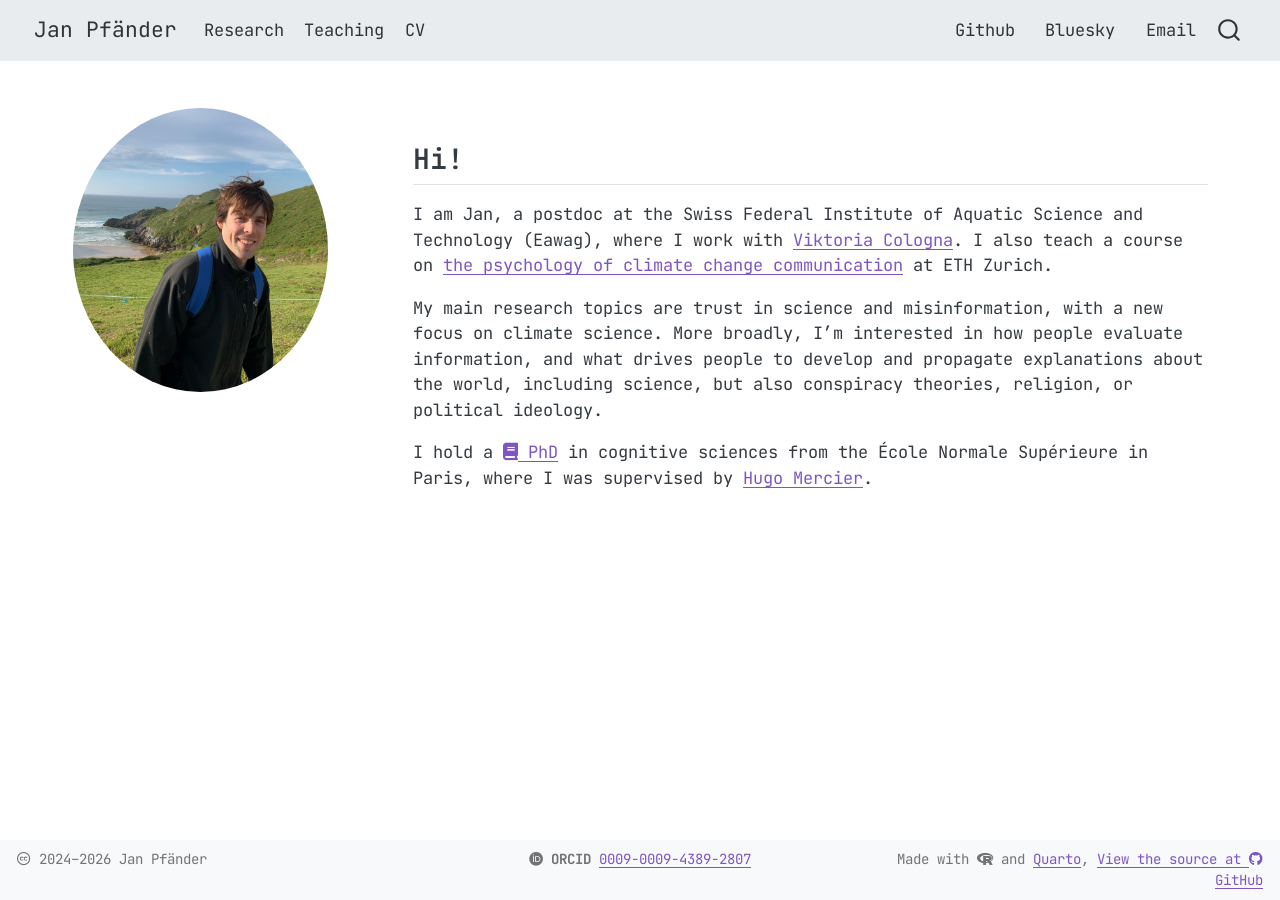
<file: docs/index.html>
<!DOCTYPE html>
<html xmlns="http://www.w3.org/1999/xhtml" lang="en" xml:lang="en"><head>

<meta charset="utf-8">
<meta name="generator" content="quarto-1.8.24">

<meta name="viewport" content="width=device-width, initial-scale=1.0, user-scalable=yes">


<title>Jan Pfänder</title>
<style>
code{white-space: pre-wrap;}
span.smallcaps{font-variant: small-caps;}
div.columns{display: flex; gap: min(4vw, 1.5em);}
div.column{flex: auto; overflow-x: auto;}
div.hanging-indent{margin-left: 1.5em; text-indent: -1.5em;}
ul.task-list{list-style: none;}
ul.task-list li input[type="checkbox"] {
  width: 0.8em;
  margin: 0 0.8em 0.2em -1em; /* quarto-specific, see https://github.com/quarto-dev/quarto-cli/issues/4556 */ 
  vertical-align: middle;
}
</style>


<script src="site_libs/quarto-nav/quarto-nav.js"></script>
<script src="site_libs/clipboard/clipboard.min.js"></script>
<script src="site_libs/quarto-search/autocomplete.umd.js"></script>
<script src="site_libs/quarto-search/fuse.min.js"></script>
<script src="site_libs/quarto-search/quarto-search.js"></script>
<meta name="quarto:offset" content="./">
<script src="site_libs/quarto-html/quarto.js" type="module"></script>
<script src="site_libs/quarto-html/tabsets/tabsets.js" type="module"></script>
<script src="site_libs/quarto-html/axe/axe-check.js" type="module"></script>
<script src="site_libs/quarto-html/popper.min.js"></script>
<script src="site_libs/quarto-html/tippy.umd.min.js"></script>
<script src="site_libs/quarto-html/anchor.min.js"></script>
<link href="site_libs/quarto-html/tippy.css" rel="stylesheet">
<link href="site_libs/quarto-html/quarto-syntax-highlighting-dc55a5b9e770e841cd82e46aadbfb9b0.css" rel="stylesheet" id="quarto-text-highlighting-styles">
<script src="site_libs/bootstrap/bootstrap.min.js"></script>
<link href="site_libs/bootstrap/bootstrap-icons.css" rel="stylesheet">
<link href="site_libs/bootstrap/bootstrap-fbfdee558b87fb53aea1bae0b8d54452.min.css" rel="stylesheet" append-hash="true" id="quarto-bootstrap" data-mode="light">
<link href="site_libs/quarto-contrib/fontawesome6-1.2.0/all.min.css" rel="stylesheet">
<link href="site_libs/quarto-contrib/fontawesome6-1.2.0/latex-fontsize.css" rel="stylesheet">
<script src="site_libs/quarto-contrib/iconify-2.1.0/iconify-icon.min.js"></script>
<script id="quarto-search-options" type="application/json">{
  "location": "navbar",
  "copy-button": false,
  "collapse-after": 3,
  "panel-placement": "end",
  "type": "overlay",
  "limit": 50,
  "keyboard-shortcut": [
    "f",
    "/",
    "s"
  ],
  "show-item-context": false,
  "language": {
    "search-no-results-text": "No results",
    "search-matching-documents-text": "matching documents",
    "search-copy-link-title": "Copy link to search",
    "search-hide-matches-text": "Hide additional matches",
    "search-more-match-text": "more match in this document",
    "search-more-matches-text": "more matches in this document",
    "search-clear-button-title": "Clear",
    "search-text-placeholder": "",
    "search-detached-cancel-button-title": "Cancel",
    "search-submit-button-title": "Submit",
    "search-label": "Search"
  }
}</script>


<link rel="stylesheet" href="styles.css">
</head>

<body class="nav-fixed quarto-light">

<div id="quarto-search-results"></div>
  <header id="quarto-header" class="headroom fixed-top">
    <nav class="navbar navbar-expand-lg " data-bs-theme="dark">
      <div class="navbar-container container-fluid">
      <div class="navbar-brand-container mx-auto">
    <a href="./index.html" class="navbar-brand navbar-brand-logo">
    </a>
    <a class="navbar-brand" href="./index.html">
    <span class="navbar-title">Jan Pfänder</span>
    </a>
  </div>
            <div id="quarto-search" class="" title="Search"></div>
          <button class="navbar-toggler" type="button" data-bs-toggle="collapse" data-bs-target="#navbarCollapse" aria-controls="navbarCollapse" role="menu" aria-expanded="false" aria-label="Toggle navigation" onclick="if (window.quartoToggleHeadroom) { window.quartoToggleHeadroom(); }">
  <span class="navbar-toggler-icon"></span>
</button>
          <div class="collapse navbar-collapse" id="navbarCollapse">
            <ul class="navbar-nav navbar-nav-scroll me-auto">
  <li class="nav-item">
    <a class="nav-link" href="./research/index.html"> 
<span class="menu-text">Research</span></a>
  </li>  
  <li class="nav-item">
    <a class="nav-link" href="./teaching/index.html"> 
<span class="menu-text">Teaching</span></a>
  </li>  
  <li class="nav-item">
    <a class="nav-link" href="./cv/index.html"> 
<span class="menu-text">CV</span></a>
  </li>  
</ul>
            <ul class="navbar-nav navbar-nav-scroll ms-auto">
  <li class="nav-item">
    <a class="nav-link" href="https://github.com/janpfander"> 
<span class="menu-text"><iconify-icon role="img" inline="" icon="bi:github" style="font-size: 1.1em;" aria-label="Icon github from bi Iconify.design set." title="GitHub"></iconify-icon> Github</span></a>
  </li>  
  <li class="nav-item">
    <a class="nav-link" href="https://bsky.app/profile/janpfa.bsky.social"> 
<span class="menu-text"><iconify-icon role="img" inline="" icon="fa6-brands:bluesky" style="font-size: 1.1em;" aria-label="Icon bluesky from fa6-brands Iconify.design set." title="Bluesky"></iconify-icon> Bluesky</span></a>
  </li>  
  <li class="nav-item">
    <a class="nav-link" href="mailto:janlukas.pfaender@gmail.com"> 
<span class="menu-text"><iconify-icon role="img" inline="" icon="bi:envelope" style="font-size: 1.1em;" aria-label="Icon envelope from bi Iconify.design set." title="E-mail"></iconify-icon> Email</span></a>
  </li>  
</ul>
          </div> <!-- /navcollapse -->
            <div class="quarto-navbar-tools">
</div>
      </div> <!-- /container-fluid -->
    </nav>
</header>
<!-- content -->
<div id="quarto-content" class="quarto-container page-columns page-rows-contents page-layout-full page-navbar">
<!-- sidebar -->
<!-- margin-sidebar -->
    
<!-- main -->
<main class="content column-page" id="quarto-document-content"><header id="title-block-header" class="quarto-title-block"></header>




<div class="columns">
<div class="column" style="width:30%;">
<p><img src="images/profile.jpeg" class="img-fluid" style="border-radius: 50%; width: 15em;"></p>
</div><div class="column" style="width:70%;">
<section id="hi" class="level2">
<h2 class="anchored" data-anchor-id="hi">Hi!</h2>
<p>I am Jan, a postdoc at the Swiss Federal Institute of Aquatic Science and Technology (Eawag), where I work with <a href="https://scholar.google.com/citations?user=e138rTwAAAAJ&amp;hl=en">Viktoria Cologna</a>. I also teach a course on <a href="https://janpfander.github.io/course_climate_communication/">the psychology of climate change communication</a> at ETH Zurich.</p>
<p>My main research topics are trust in science and misinformation, with a new focus on climate science. More broadly, I’m interested in how people evaluate information, and what drives people to develop and propagate explanations about the world, including science, but also conspiracy theories, religion, or political ideology.</p>
<p>I hold a <a href="https://janpfander.github.io/phd_thesis/"><i class="fas fa-book"></i> PhD</a> in cognitive sciences from the École Normale Supérieure in Paris, where I was supervised by <a href="https://sites.google.com/site/hugomercier/">Hugo Mercier</a>.</p>
</section>
</div>
</div>



</main> <!-- /main -->
<script>
// Quarto's link-external-newwindow skips navbar links (.nav-link); open the
// external ones (GitHub, Bluesky) in a new tab too.
window.document.addEventListener("DOMContentLoaded", function () {
  var internal = /^https?:\/\/janpfander[.]github[.]io\/(?:(?:research|cv|teaching)\/|index[.]html|[#?]|$)/;
  var local = /^https?:\/\/localhost:?[0-9]*\//;
  window.document.querySelectorAll(".navbar a.nav-link[href^='http']").forEach(function (a) {
    if (!internal.test(a.href) && !local.test(a.href)) {
      a.setAttribute("target", "_blank");
      if (a.getAttribute("rel") === null) a.setAttribute("rel", "noopener");
    }
  });
});
</script>
<script id="quarto-html-after-body" type="application/javascript">
  window.document.addEventListener("DOMContentLoaded", function (event) {
    const icon = "";
    const anchorJS = new window.AnchorJS();
    anchorJS.options = {
      placement: 'right',
      icon: icon
    };
    anchorJS.add('.anchored');
    const isCodeAnnotation = (el) => {
      for (const clz of el.classList) {
        if (clz.startsWith('code-annotation-')) {                     
          return true;
        }
      }
      return false;
    }
    const onCopySuccess = function(e) {
      // button target
      const button = e.trigger;
      // don't keep focus
      button.blur();
      // flash "checked"
      button.classList.add('code-copy-button-checked');
      var currentTitle = button.getAttribute("title");
      button.setAttribute("title", "Copied!");
      let tooltip;
      if (window.bootstrap) {
        button.setAttribute("data-bs-toggle", "tooltip");
        button.setAttribute("data-bs-placement", "left");
        button.setAttribute("data-bs-title", "Copied!");
        tooltip = new bootstrap.Tooltip(button, 
          { trigger: "manual", 
            customClass: "code-copy-button-tooltip",
            offset: [0, -8]});
        tooltip.show();    
      }
      setTimeout(function() {
        if (tooltip) {
          tooltip.hide();
          button.removeAttribute("data-bs-title");
          button.removeAttribute("data-bs-toggle");
          button.removeAttribute("data-bs-placement");
        }
        button.setAttribute("title", currentTitle);
        button.classList.remove('code-copy-button-checked');
      }, 1000);
      // clear code selection
      e.clearSelection();
    }
    const getTextToCopy = function(trigger) {
      const outerScaffold = trigger.parentElement.cloneNode(true);
      const codeEl = outerScaffold.querySelector('code');
      for (const childEl of codeEl.children) {
        if (isCodeAnnotation(childEl)) {
          childEl.remove();
        }
      }
      return codeEl.innerText;
    }
    const clipboard = new window.ClipboardJS('.code-copy-button:not([data-in-quarto-modal])', {
      text: getTextToCopy
    });
    clipboard.on('success', onCopySuccess);
    if (window.document.getElementById('quarto-embedded-source-code-modal')) {
      const clipboardModal = new window.ClipboardJS('.code-copy-button[data-in-quarto-modal]', {
        text: getTextToCopy,
        container: window.document.getElementById('quarto-embedded-source-code-modal')
      });
      clipboardModal.on('success', onCopySuccess);
    }
      var localhostRegex = new RegExp(/^(?:http|https):\/\/localhost\:?[0-9]*\//);
      var mailtoRegex = new RegExp(/^mailto:/);
        var filterRegex = new RegExp("^https?://janpfander[.]github[.]io/(?:(?:research|cv|teaching)/|index[.]html|[#?]|$)");
      var isInternal = (href) => {
          return filterRegex.test(href) || localhostRegex.test(href) || mailtoRegex.test(href);
      }
      // Inspect non-navigation links and adorn them if external
     var links = window.document.querySelectorAll('a[href]:not(.nav-link):not(.navbar-brand):not(.toc-action):not(.sidebar-link):not(.sidebar-item-toggle):not(.pagination-link):not(.no-external):not([aria-hidden]):not(.dropdown-item):not(.quarto-navigation-tool):not(.about-link)');
      for (var i=0; i<links.length; i++) {
        const link = links[i];
        if (!isInternal(link.href)) {
          // undo the damage that might have been done by quarto-nav.js in the case of
          // links that we want to consider external
          if (link.dataset.originalHref !== undefined) {
            link.href = link.dataset.originalHref;
          }
            // target, if specified
            link.setAttribute("target", "_blank");
            if (link.getAttribute("rel") === null) {
              link.setAttribute("rel", "noopener");
            }
        }
      }
    function tippyHover(el, contentFn, onTriggerFn, onUntriggerFn) {
      const config = {
        allowHTML: true,
        maxWidth: 500,
        delay: 100,
        arrow: false,
        appendTo: function(el) {
            return el.parentElement;
        },
        interactive: true,
        interactiveBorder: 10,
        theme: 'quarto',
        placement: 'bottom-start',
      };
      if (contentFn) {
        config.content = contentFn;
      }
      if (onTriggerFn) {
        config.onTrigger = onTriggerFn;
      }
      if (onUntriggerFn) {
        config.onUntrigger = onUntriggerFn;
      }
      window.tippy(el, config); 
    }
    const noterefs = window.document.querySelectorAll('a[role="doc-noteref"]');
    for (var i=0; i<noterefs.length; i++) {
      const ref = noterefs[i];
      tippyHover(ref, function() {
        // use id or data attribute instead here
        let href = ref.getAttribute('data-footnote-href') || ref.getAttribute('href');
        try { href = new URL(href).hash; } catch {}
        const id = href.replace(/^#\/?/, "");
        const note = window.document.getElementById(id);
        if (note) {
          return note.innerHTML;
        } else {
          return "";
        }
      });
    }
    const xrefs = window.document.querySelectorAll('a.quarto-xref');
    const processXRef = (id, note) => {
      // Strip column container classes
      const stripColumnClz = (el) => {
        el.classList.remove("page-full", "page-columns");
        if (el.children) {
          for (const child of el.children) {
            stripColumnClz(child);
          }
        }
      }
      stripColumnClz(note)
      if (id === null || id.startsWith('sec-')) {
        // Special case sections, only their first couple elements
        const container = document.createElement("div");
        if (note.children && note.children.length > 2) {
          container.appendChild(note.children[0].cloneNode(true));
          for (let i = 1; i < note.children.length; i++) {
            const child = note.children[i];
            if (child.tagName === "P" && child.innerText === "") {
              continue;
            } else {
              container.appendChild(child.cloneNode(true));
              break;
            }
          }
          if (window.Quarto?.typesetMath) {
            window.Quarto.typesetMath(container);
          }
          return container.innerHTML
        } else {
          if (window.Quarto?.typesetMath) {
            window.Quarto.typesetMath(note);
          }
          return note.innerHTML;
        }
      } else {
        // Remove any anchor links if they are present
        const anchorLink = note.querySelector('a.anchorjs-link');
        if (anchorLink) {
          anchorLink.remove();
        }
        if (window.Quarto?.typesetMath) {
          window.Quarto.typesetMath(note);
        }
        if (note.classList.contains("callout")) {
          return note.outerHTML;
        } else {
          return note.innerHTML;
        }
      }
    }
    for (var i=0; i<xrefs.length; i++) {
      const xref = xrefs[i];
      tippyHover(xref, undefined, function(instance) {
        instance.disable();
        let url = xref.getAttribute('href');
        let hash = undefined; 
        if (url.startsWith('#')) {
          hash = url;
        } else {
          try { hash = new URL(url).hash; } catch {}
        }
        if (hash) {
          const id = hash.replace(/^#\/?/, "");
          const note = window.document.getElementById(id);
          if (note !== null) {
            try {
              const html = processXRef(id, note.cloneNode(true));
              instance.setContent(html);
            } finally {
              instance.enable();
              instance.show();
            }
          } else {
            // See if we can fetch this
            fetch(url.split('#')[0])
            .then(res => res.text())
            .then(html => {
              const parser = new DOMParser();
              const htmlDoc = parser.parseFromString(html, "text/html");
              const note = htmlDoc.getElementById(id);
              if (note !== null) {
                const html = processXRef(id, note);
                instance.setContent(html);
              } 
            }).finally(() => {
              instance.enable();
              instance.show();
            });
          }
        } else {
          // See if we can fetch a full url (with no hash to target)
          // This is a special case and we should probably do some content thinning / targeting
          fetch(url)
          .then(res => res.text())
          .then(html => {
            const parser = new DOMParser();
            const htmlDoc = parser.parseFromString(html, "text/html");
            const note = htmlDoc.querySelector('main.content');
            if (note !== null) {
              // This should only happen for chapter cross references
              // (since there is no id in the URL)
              // remove the first header
              if (note.children.length > 0 && note.children[0].tagName === "HEADER") {
                note.children[0].remove();
              }
              const html = processXRef(null, note);
              instance.setContent(html);
            } 
          }).finally(() => {
            instance.enable();
            instance.show();
          });
        }
      }, function(instance) {
      });
    }
        let selectedAnnoteEl;
        const selectorForAnnotation = ( cell, annotation) => {
          let cellAttr = 'data-code-cell="' + cell + '"';
          let lineAttr = 'data-code-annotation="' +  annotation + '"';
          const selector = 'span[' + cellAttr + '][' + lineAttr + ']';
          return selector;
        }
        const selectCodeLines = (annoteEl) => {
          const doc = window.document;
          const targetCell = annoteEl.getAttribute("data-target-cell");
          const targetAnnotation = annoteEl.getAttribute("data-target-annotation");
          const annoteSpan = window.document.querySelector(selectorForAnnotation(targetCell, targetAnnotation));
          const lines = annoteSpan.getAttribute("data-code-lines").split(",");
          const lineIds = lines.map((line) => {
            return targetCell + "-" + line;
          })
          let top = null;
          let height = null;
          let parent = null;
          if (lineIds.length > 0) {
              //compute the position of the single el (top and bottom and make a div)
              const el = window.document.getElementById(lineIds[0]);
              top = el.offsetTop;
              height = el.offsetHeight;
              parent = el.parentElement.parentElement;
            if (lineIds.length > 1) {
              const lastEl = window.document.getElementById(lineIds[lineIds.length - 1]);
              const bottom = lastEl.offsetTop + lastEl.offsetHeight;
              height = bottom - top;
            }
            if (top !== null && height !== null && parent !== null) {
              // cook up a div (if necessary) and position it 
              let div = window.document.getElementById("code-annotation-line-highlight");
              if (div === null) {
                div = window.document.createElement("div");
                div.setAttribute("id", "code-annotation-line-highlight");
                div.style.position = 'absolute';
                parent.appendChild(div);
              }
              div.style.top = top - 2 + "px";
              div.style.height = height + 4 + "px";
              div.style.left = 0;
              let gutterDiv = window.document.getElementById("code-annotation-line-highlight-gutter");
              if (gutterDiv === null) {
                gutterDiv = window.document.createElement("div");
                gutterDiv.setAttribute("id", "code-annotation-line-highlight-gutter");
                gutterDiv.style.position = 'absolute';
                const codeCell = window.document.getElementById(targetCell);
                const gutter = codeCell.querySelector('.code-annotation-gutter');
                gutter.appendChild(gutterDiv);
              }
              gutterDiv.style.top = top - 2 + "px";
              gutterDiv.style.height = height + 4 + "px";
            }
            selectedAnnoteEl = annoteEl;
          }
        };
        const unselectCodeLines = () => {
          const elementsIds = ["code-annotation-line-highlight", "code-annotation-line-highlight-gutter"];
          elementsIds.forEach((elId) => {
            const div = window.document.getElementById(elId);
            if (div) {
              div.remove();
            }
          });
          selectedAnnoteEl = undefined;
        };
          // Handle positioning of the toggle
      window.addEventListener(
        "resize",
        throttle(() => {
          elRect = undefined;
          if (selectedAnnoteEl) {
            selectCodeLines(selectedAnnoteEl);
          }
        }, 10)
      );
      function throttle(fn, ms) {
      let throttle = false;
      let timer;
        return (...args) => {
          if(!throttle) { // first call gets through
              fn.apply(this, args);
              throttle = true;
          } else { // all the others get throttled
              if(timer) clearTimeout(timer); // cancel #2
              timer = setTimeout(() => {
                fn.apply(this, args);
                timer = throttle = false;
              }, ms);
          }
        };
      }
        // Attach click handler to the DT
        const annoteDls = window.document.querySelectorAll('dt[data-target-cell]');
        for (const annoteDlNode of annoteDls) {
          annoteDlNode.addEventListener('click', (event) => {
            const clickedEl = event.target;
            if (clickedEl !== selectedAnnoteEl) {
              unselectCodeLines();
              const activeEl = window.document.querySelector('dt[data-target-cell].code-annotation-active');
              if (activeEl) {
                activeEl.classList.remove('code-annotation-active');
              }
              selectCodeLines(clickedEl);
              clickedEl.classList.add('code-annotation-active');
            } else {
              // Unselect the line
              unselectCodeLines();
              clickedEl.classList.remove('code-annotation-active');
            }
          });
        }
    const findCites = (el) => {
      const parentEl = el.parentElement;
      if (parentEl) {
        const cites = parentEl.dataset.cites;
        if (cites) {
          return {
            el,
            cites: cites.split(' ')
          };
        } else {
          return findCites(el.parentElement)
        }
      } else {
        return undefined;
      }
    };
    var bibliorefs = window.document.querySelectorAll('a[role="doc-biblioref"]');
    for (var i=0; i<bibliorefs.length; i++) {
      const ref = bibliorefs[i];
      const citeInfo = findCites(ref);
      if (citeInfo) {
        tippyHover(citeInfo.el, function() {
          var popup = window.document.createElement('div');
          citeInfo.cites.forEach(function(cite) {
            var citeDiv = window.document.createElement('div');
            citeDiv.classList.add('hanging-indent');
            citeDiv.classList.add('csl-entry');
            var biblioDiv = window.document.getElementById('ref-' + cite);
            if (biblioDiv) {
              citeDiv.innerHTML = biblioDiv.innerHTML;
            }
            popup.appendChild(citeDiv);
          });
          return popup.innerHTML;
        });
      }
    }
  });
  </script>
</div> <!-- /content -->
<footer class="footer">
  <div class="nav-footer">
    <div class="nav-footer-left">
<p><span class="faux-block"><i class="fa-brands fa-creative-commons" aria-label="creative-commons"></i> 2024–2026 Jan Pfänder</span></p>
</div>   
    <div class="nav-footer-center">
<p><span class="faux-block"><i class="fa-brands fa-orcid" aria-label="orcid"></i> <strong>ORCID</strong> <a href="https://orcid.org/0009-0009-4389-2807">0009-0009-4389-2807</a></span></p>
</div>
    <div class="nav-footer-right">
<p><span class="faux-block">Made with <i class="fa-brands fa-r-project" aria-label="r-project"></i> and <a href="https://quarto.org/">Quarto</a></span>, <span class="faux-block"><a href="https://github.com/janpfander">View the source at <i class="fa-brands fa-github" aria-label="github"></i> GitHub</a></span></p>
</div>
  </div>
</footer>




</body></html>
</file>
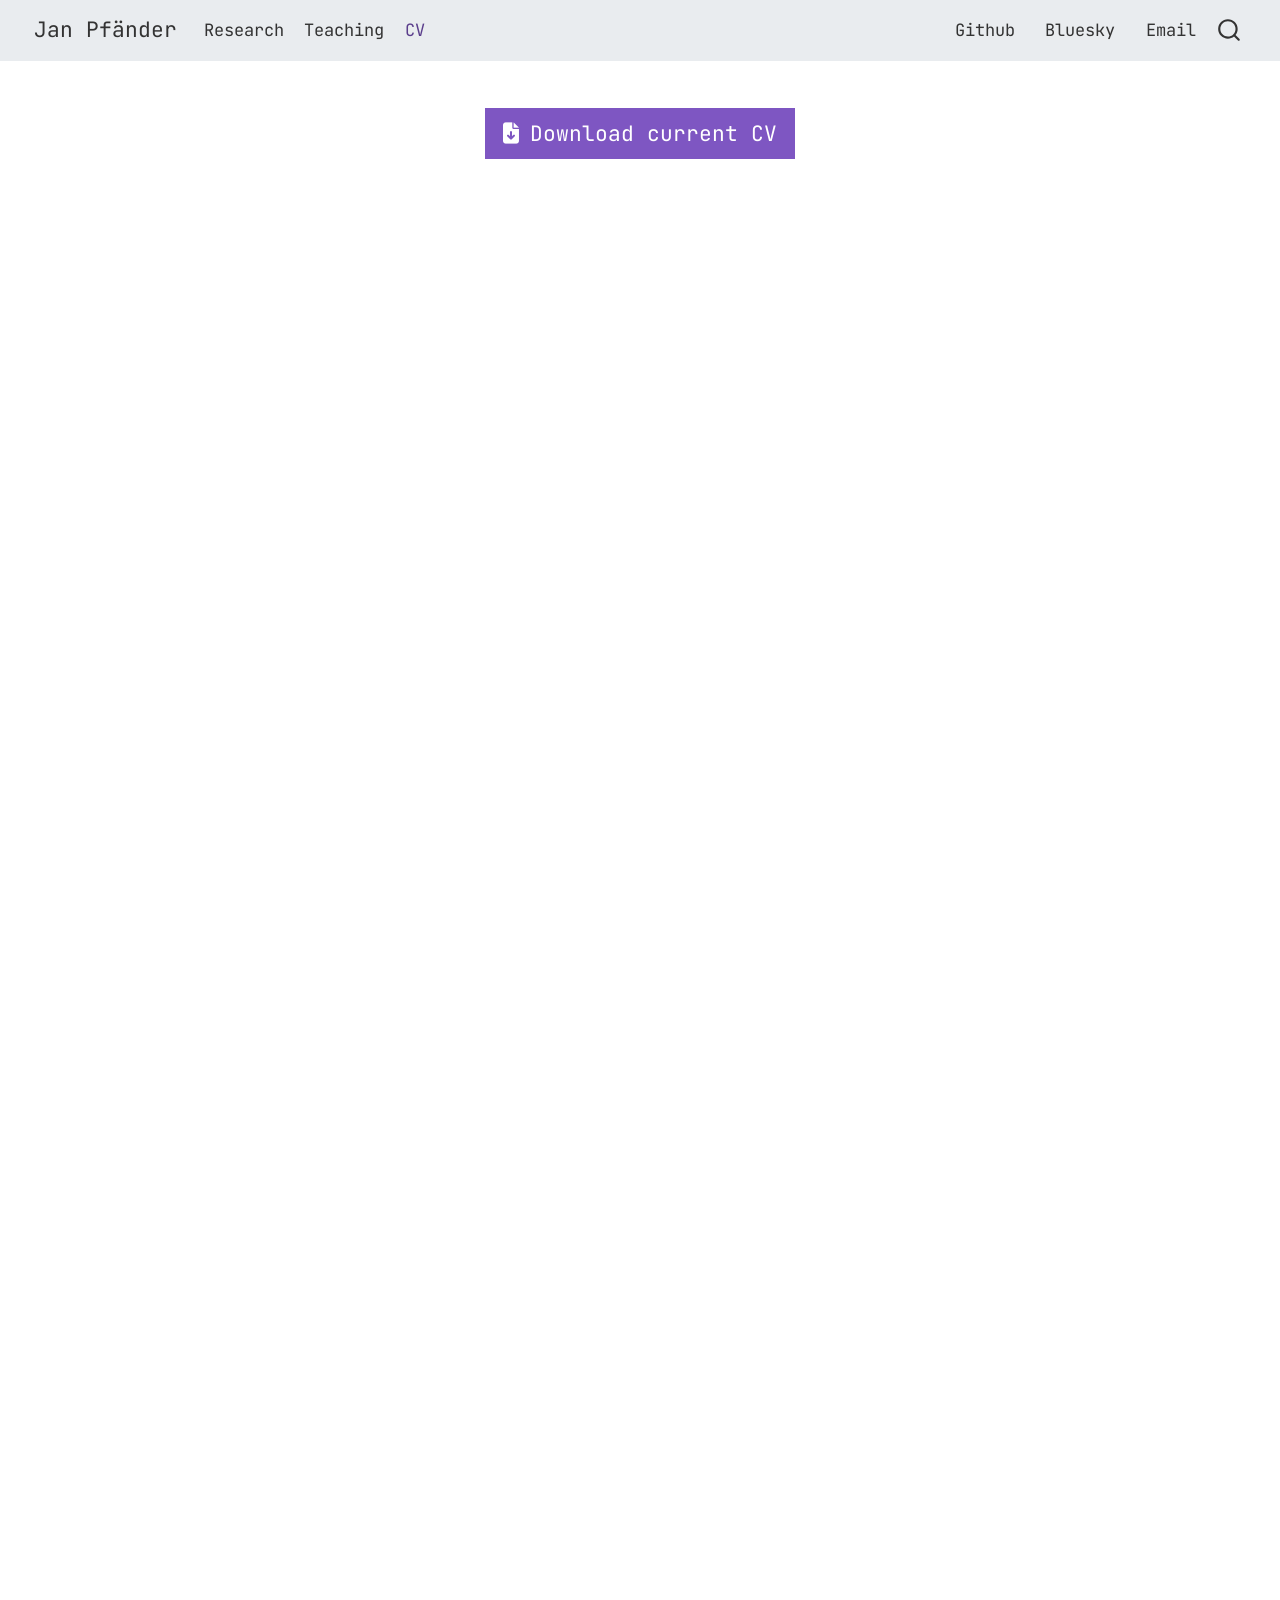
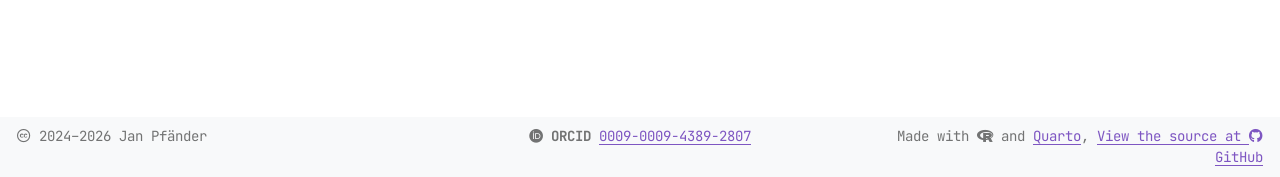
<file: docs/cv/index.html>
<!DOCTYPE html>
<html xmlns="http://www.w3.org/1999/xhtml" lang="en" xml:lang="en"><head>

<meta charset="utf-8">
<meta name="generator" content="quarto-1.8.24">

<meta name="viewport" content="width=device-width, initial-scale=1.0, user-scalable=yes">


<title>index – Jan Pfänder</title>
<style>
code{white-space: pre-wrap;}
span.smallcaps{font-variant: small-caps;}
div.columns{display: flex; gap: min(4vw, 1.5em);}
div.column{flex: auto; overflow-x: auto;}
div.hanging-indent{margin-left: 1.5em; text-indent: -1.5em;}
ul.task-list{list-style: none;}
ul.task-list li input[type="checkbox"] {
  width: 0.8em;
  margin: 0 0.8em 0.2em -1em; /* quarto-specific, see https://github.com/quarto-dev/quarto-cli/issues/4556 */ 
  vertical-align: middle;
}
</style>


<script src="../site_libs/quarto-nav/quarto-nav.js"></script>
<script src="../site_libs/clipboard/clipboard.min.js"></script>
<script src="../site_libs/quarto-search/autocomplete.umd.js"></script>
<script src="../site_libs/quarto-search/fuse.min.js"></script>
<script src="../site_libs/quarto-search/quarto-search.js"></script>
<meta name="quarto:offset" content="../">
<script src="../site_libs/quarto-html/quarto.js" type="module"></script>
<script src="../site_libs/quarto-html/tabsets/tabsets.js" type="module"></script>
<script src="../site_libs/quarto-html/axe/axe-check.js" type="module"></script>
<script src="../site_libs/quarto-html/popper.min.js"></script>
<script src="../site_libs/quarto-html/tippy.umd.min.js"></script>
<script src="../site_libs/quarto-html/anchor.min.js"></script>
<link href="../site_libs/quarto-html/tippy.css" rel="stylesheet">
<link href="../site_libs/quarto-html/quarto-syntax-highlighting-dc55a5b9e770e841cd82e46aadbfb9b0.css" rel="stylesheet" id="quarto-text-highlighting-styles">
<script src="../site_libs/bootstrap/bootstrap.min.js"></script>
<link href="../site_libs/bootstrap/bootstrap-icons.css" rel="stylesheet">
<link href="../site_libs/bootstrap/bootstrap-fbfdee558b87fb53aea1bae0b8d54452.min.css" rel="stylesheet" append-hash="true" id="quarto-bootstrap" data-mode="light">
<link href="../site_libs/quarto-contrib/fontawesome6-1.2.0/all.min.css" rel="stylesheet">
<link href="../site_libs/quarto-contrib/fontawesome6-1.2.0/latex-fontsize.css" rel="stylesheet">
<script src="../site_libs/quarto-contrib/iconify-2.1.0/iconify-icon.min.js"></script>
<script id="quarto-search-options" type="application/json">{
  "location": "navbar",
  "copy-button": false,
  "collapse-after": 3,
  "panel-placement": "end",
  "type": "overlay",
  "limit": 50,
  "keyboard-shortcut": [
    "f",
    "/",
    "s"
  ],
  "show-item-context": false,
  "language": {
    "search-no-results-text": "No results",
    "search-matching-documents-text": "matching documents",
    "search-copy-link-title": "Copy link to search",
    "search-hide-matches-text": "Hide additional matches",
    "search-more-match-text": "more match in this document",
    "search-more-matches-text": "more matches in this document",
    "search-clear-button-title": "Clear",
    "search-text-placeholder": "",
    "search-detached-cancel-button-title": "Cancel",
    "search-submit-button-title": "Submit",
    "search-label": "Search"
  }
}</script>


<link rel="stylesheet" href="../styles.css">
</head>

<body class="nav-fixed quarto-light">

<div id="quarto-search-results"></div>
  <header id="quarto-header" class="headroom fixed-top">
    <nav class="navbar navbar-expand-lg " data-bs-theme="dark">
      <div class="navbar-container container-fluid">
      <div class="navbar-brand-container mx-auto">
    <a href="../index.html" class="navbar-brand navbar-brand-logo">
    </a>
    <a class="navbar-brand" href="../index.html">
    <span class="navbar-title">Jan Pfänder</span>
    </a>
  </div>
            <div id="quarto-search" class="" title="Search"></div>
          <button class="navbar-toggler" type="button" data-bs-toggle="collapse" data-bs-target="#navbarCollapse" aria-controls="navbarCollapse" role="menu" aria-expanded="false" aria-label="Toggle navigation" onclick="if (window.quartoToggleHeadroom) { window.quartoToggleHeadroom(); }">
  <span class="navbar-toggler-icon"></span>
</button>
          <div class="collapse navbar-collapse" id="navbarCollapse">
            <ul class="navbar-nav navbar-nav-scroll me-auto">
  <li class="nav-item">
    <a class="nav-link" href="../research/index.html"> 
<span class="menu-text">Research</span></a>
  </li>  
  <li class="nav-item">
    <a class="nav-link" href="../teaching/index.html"> 
<span class="menu-text">Teaching</span></a>
  </li>  
  <li class="nav-item">
    <a class="nav-link active" href="../cv/index.html" aria-current="page"> 
<span class="menu-text">CV</span></a>
  </li>  
</ul>
            <ul class="navbar-nav navbar-nav-scroll ms-auto">
  <li class="nav-item">
    <a class="nav-link" href="https://github.com/janpfander"> 
<span class="menu-text"><iconify-icon role="img" inline="" icon="bi:github" style="font-size: 1.1em;" aria-label="Icon github from bi Iconify.design set." title="GitHub"></iconify-icon> Github</span></a>
  </li>  
  <li class="nav-item">
    <a class="nav-link" href="https://bsky.app/profile/janpfa.bsky.social"> 
<span class="menu-text"><iconify-icon role="img" inline="" icon="fa6-brands:bluesky" style="font-size: 1.1em;" aria-label="Icon bluesky from fa6-brands Iconify.design set." title="Bluesky"></iconify-icon> Bluesky</span></a>
  </li>  
  <li class="nav-item">
    <a class="nav-link" href="mailto:janlukas.pfaender@gmail.com"> 
<span class="menu-text"><iconify-icon role="img" inline="" icon="bi:envelope" style="font-size: 1.1em;" aria-label="Icon envelope from bi Iconify.design set." title="E-mail"></iconify-icon> Email</span></a>
  </li>  
</ul>
          </div> <!-- /navcollapse -->
            <div class="quarto-navbar-tools">
</div>
      </div> <!-- /container-fluid -->
    </nav>
</header>
<!-- content -->
<div id="quarto-content" class="quarto-container page-columns page-rows-contents page-layout-full page-navbar">
<!-- sidebar -->
<!-- margin-sidebar -->
    <div id="quarto-margin-sidebar" class="sidebar margin-sidebar zindex-bottom">
        
    </div>
<!-- main -->
<main class="content column-page" id="quarto-document-content"><header id="title-block-header" class="quarto-title-block"></header>




<div class="cell">
<style type="text/css">
#title-block-header .description {
    display: none;
}
</style>
</div>
<div class="cell">
<style type="text/css">
.embed-container {
    position: relative;
    padding-bottom: 129%;
    height: 0;
    overflow: hidden;
    max-width: 100%;
}

.embed-container iframe,
.embed-container object,
.embed-container embed {
    position: absolute;
    top: 0;
    left: 0;
    width: 100%;
    height: 100%;
}
</style>
</div>
<p class="text-center">
  <a class="btn btn-primary btn-lg cv-download" href="cv.pdf" target="_blank">
    <i class="fa-solid fa-file-arrow-down"></i> Download current CV
  </a>
</p>

<div class="embed-container">
  <iframe src="cv.pdf" style="border: 0.5px"></iframe>
</div>



</main> <!-- /main -->
<script>
// Quarto's link-external-newwindow skips navbar links (.nav-link); open the
// external ones (GitHub, Bluesky) in a new tab too.
window.document.addEventListener("DOMContentLoaded", function () {
  var internal = /^https?:\/\/janpfander[.]github[.]io\/(?:(?:research|cv|teaching)\/|index[.]html|[#?]|$)/;
  var local = /^https?:\/\/localhost:?[0-9]*\//;
  window.document.querySelectorAll(".navbar a.nav-link[href^='http']").forEach(function (a) {
    if (!internal.test(a.href) && !local.test(a.href)) {
      a.setAttribute("target", "_blank");
      if (a.getAttribute("rel") === null) a.setAttribute("rel", "noopener");
    }
  });
});
</script>
<script id="quarto-html-after-body" type="application/javascript">
  window.document.addEventListener("DOMContentLoaded", function (event) {
    const icon = "";
    const anchorJS = new window.AnchorJS();
    anchorJS.options = {
      placement: 'right',
      icon: icon
    };
    anchorJS.add('.anchored');
    const isCodeAnnotation = (el) => {
      for (const clz of el.classList) {
        if (clz.startsWith('code-annotation-')) {                     
          return true;
        }
      }
      return false;
    }
    const onCopySuccess = function(e) {
      // button target
      const button = e.trigger;
      // don't keep focus
      button.blur();
      // flash "checked"
      button.classList.add('code-copy-button-checked');
      var currentTitle = button.getAttribute("title");
      button.setAttribute("title", "Copied!");
      let tooltip;
      if (window.bootstrap) {
        button.setAttribute("data-bs-toggle", "tooltip");
        button.setAttribute("data-bs-placement", "left");
        button.setAttribute("data-bs-title", "Copied!");
        tooltip = new bootstrap.Tooltip(button, 
          { trigger: "manual", 
            customClass: "code-copy-button-tooltip",
            offset: [0, -8]});
        tooltip.show();    
      }
      setTimeout(function() {
        if (tooltip) {
          tooltip.hide();
          button.removeAttribute("data-bs-title");
          button.removeAttribute("data-bs-toggle");
          button.removeAttribute("data-bs-placement");
        }
        button.setAttribute("title", currentTitle);
        button.classList.remove('code-copy-button-checked');
      }, 1000);
      // clear code selection
      e.clearSelection();
    }
    const getTextToCopy = function(trigger) {
      const outerScaffold = trigger.parentElement.cloneNode(true);
      const codeEl = outerScaffold.querySelector('code');
      for (const childEl of codeEl.children) {
        if (isCodeAnnotation(childEl)) {
          childEl.remove();
        }
      }
      return codeEl.innerText;
    }
    const clipboard = new window.ClipboardJS('.code-copy-button:not([data-in-quarto-modal])', {
      text: getTextToCopy
    });
    clipboard.on('success', onCopySuccess);
    if (window.document.getElementById('quarto-embedded-source-code-modal')) {
      const clipboardModal = new window.ClipboardJS('.code-copy-button[data-in-quarto-modal]', {
        text: getTextToCopy,
        container: window.document.getElementById('quarto-embedded-source-code-modal')
      });
      clipboardModal.on('success', onCopySuccess);
    }
      var localhostRegex = new RegExp(/^(?:http|https):\/\/localhost\:?[0-9]*\//);
      var mailtoRegex = new RegExp(/^mailto:/);
        var filterRegex = new RegExp("^https?://janpfander[.]github[.]io/(?:(?:research|cv|teaching)/|index[.]html|[#?]|$)");
      var isInternal = (href) => {
          return filterRegex.test(href) || localhostRegex.test(href) || mailtoRegex.test(href);
      }
      // Inspect non-navigation links and adorn them if external
     var links = window.document.querySelectorAll('a[href]:not(.nav-link):not(.navbar-brand):not(.toc-action):not(.sidebar-link):not(.sidebar-item-toggle):not(.pagination-link):not(.no-external):not([aria-hidden]):not(.dropdown-item):not(.quarto-navigation-tool):not(.about-link)');
      for (var i=0; i<links.length; i++) {
        const link = links[i];
        if (!isInternal(link.href)) {
          // undo the damage that might have been done by quarto-nav.js in the case of
          // links that we want to consider external
          if (link.dataset.originalHref !== undefined) {
            link.href = link.dataset.originalHref;
          }
            // target, if specified
            link.setAttribute("target", "_blank");
            if (link.getAttribute("rel") === null) {
              link.setAttribute("rel", "noopener");
            }
        }
      }
    function tippyHover(el, contentFn, onTriggerFn, onUntriggerFn) {
      const config = {
        allowHTML: true,
        maxWidth: 500,
        delay: 100,
        arrow: false,
        appendTo: function(el) {
            return el.parentElement;
        },
        interactive: true,
        interactiveBorder: 10,
        theme: 'quarto',
        placement: 'bottom-start',
      };
      if (contentFn) {
        config.content = contentFn;
      }
      if (onTriggerFn) {
        config.onTrigger = onTriggerFn;
      }
      if (onUntriggerFn) {
        config.onUntrigger = onUntriggerFn;
      }
      window.tippy(el, config); 
    }
    const noterefs = window.document.querySelectorAll('a[role="doc-noteref"]');
    for (var i=0; i<noterefs.length; i++) {
      const ref = noterefs[i];
      tippyHover(ref, function() {
        // use id or data attribute instead here
        let href = ref.getAttribute('data-footnote-href') || ref.getAttribute('href');
        try { href = new URL(href).hash; } catch {}
        const id = href.replace(/^#\/?/, "");
        const note = window.document.getElementById(id);
        if (note) {
          return note.innerHTML;
        } else {
          return "";
        }
      });
    }
    const xrefs = window.document.querySelectorAll('a.quarto-xref');
    const processXRef = (id, note) => {
      // Strip column container classes
      const stripColumnClz = (el) => {
        el.classList.remove("page-full", "page-columns");
        if (el.children) {
          for (const child of el.children) {
            stripColumnClz(child);
          }
        }
      }
      stripColumnClz(note)
      if (id === null || id.startsWith('sec-')) {
        // Special case sections, only their first couple elements
        const container = document.createElement("div");
        if (note.children && note.children.length > 2) {
          container.appendChild(note.children[0].cloneNode(true));
          for (let i = 1; i < note.children.length; i++) {
            const child = note.children[i];
            if (child.tagName === "P" && child.innerText === "") {
              continue;
            } else {
              container.appendChild(child.cloneNode(true));
              break;
            }
          }
          if (window.Quarto?.typesetMath) {
            window.Quarto.typesetMath(container);
          }
          return container.innerHTML
        } else {
          if (window.Quarto?.typesetMath) {
            window.Quarto.typesetMath(note);
          }
          return note.innerHTML;
        }
      } else {
        // Remove any anchor links if they are present
        const anchorLink = note.querySelector('a.anchorjs-link');
        if (anchorLink) {
          anchorLink.remove();
        }
        if (window.Quarto?.typesetMath) {
          window.Quarto.typesetMath(note);
        }
        if (note.classList.contains("callout")) {
          return note.outerHTML;
        } else {
          return note.innerHTML;
        }
      }
    }
    for (var i=0; i<xrefs.length; i++) {
      const xref = xrefs[i];
      tippyHover(xref, undefined, function(instance) {
        instance.disable();
        let url = xref.getAttribute('href');
        let hash = undefined; 
        if (url.startsWith('#')) {
          hash = url;
        } else {
          try { hash = new URL(url).hash; } catch {}
        }
        if (hash) {
          const id = hash.replace(/^#\/?/, "");
          const note = window.document.getElementById(id);
          if (note !== null) {
            try {
              const html = processXRef(id, note.cloneNode(true));
              instance.setContent(html);
            } finally {
              instance.enable();
              instance.show();
            }
          } else {
            // See if we can fetch this
            fetch(url.split('#')[0])
            .then(res => res.text())
            .then(html => {
              const parser = new DOMParser();
              const htmlDoc = parser.parseFromString(html, "text/html");
              const note = htmlDoc.getElementById(id);
              if (note !== null) {
                const html = processXRef(id, note);
                instance.setContent(html);
              } 
            }).finally(() => {
              instance.enable();
              instance.show();
            });
          }
        } else {
          // See if we can fetch a full url (with no hash to target)
          // This is a special case and we should probably do some content thinning / targeting
          fetch(url)
          .then(res => res.text())
          .then(html => {
            const parser = new DOMParser();
            const htmlDoc = parser.parseFromString(html, "text/html");
            const note = htmlDoc.querySelector('main.content');
            if (note !== null) {
              // This should only happen for chapter cross references
              // (since there is no id in the URL)
              // remove the first header
              if (note.children.length > 0 && note.children[0].tagName === "HEADER") {
                note.children[0].remove();
              }
              const html = processXRef(null, note);
              instance.setContent(html);
            } 
          }).finally(() => {
            instance.enable();
            instance.show();
          });
        }
      }, function(instance) {
      });
    }
        let selectedAnnoteEl;
        const selectorForAnnotation = ( cell, annotation) => {
          let cellAttr = 'data-code-cell="' + cell + '"';
          let lineAttr = 'data-code-annotation="' +  annotation + '"';
          const selector = 'span[' + cellAttr + '][' + lineAttr + ']';
          return selector;
        }
        const selectCodeLines = (annoteEl) => {
          const doc = window.document;
          const targetCell = annoteEl.getAttribute("data-target-cell");
          const targetAnnotation = annoteEl.getAttribute("data-target-annotation");
          const annoteSpan = window.document.querySelector(selectorForAnnotation(targetCell, targetAnnotation));
          const lines = annoteSpan.getAttribute("data-code-lines").split(",");
          const lineIds = lines.map((line) => {
            return targetCell + "-" + line;
          })
          let top = null;
          let height = null;
          let parent = null;
          if (lineIds.length > 0) {
              //compute the position of the single el (top and bottom and make a div)
              const el = window.document.getElementById(lineIds[0]);
              top = el.offsetTop;
              height = el.offsetHeight;
              parent = el.parentElement.parentElement;
            if (lineIds.length > 1) {
              const lastEl = window.document.getElementById(lineIds[lineIds.length - 1]);
              const bottom = lastEl.offsetTop + lastEl.offsetHeight;
              height = bottom - top;
            }
            if (top !== null && height !== null && parent !== null) {
              // cook up a div (if necessary) and position it 
              let div = window.document.getElementById("code-annotation-line-highlight");
              if (div === null) {
                div = window.document.createElement("div");
                div.setAttribute("id", "code-annotation-line-highlight");
                div.style.position = 'absolute';
                parent.appendChild(div);
              }
              div.style.top = top - 2 + "px";
              div.style.height = height + 4 + "px";
              div.style.left = 0;
              let gutterDiv = window.document.getElementById("code-annotation-line-highlight-gutter");
              if (gutterDiv === null) {
                gutterDiv = window.document.createElement("div");
                gutterDiv.setAttribute("id", "code-annotation-line-highlight-gutter");
                gutterDiv.style.position = 'absolute';
                const codeCell = window.document.getElementById(targetCell);
                const gutter = codeCell.querySelector('.code-annotation-gutter');
                gutter.appendChild(gutterDiv);
              }
              gutterDiv.style.top = top - 2 + "px";
              gutterDiv.style.height = height + 4 + "px";
            }
            selectedAnnoteEl = annoteEl;
          }
        };
        const unselectCodeLines = () => {
          const elementsIds = ["code-annotation-line-highlight", "code-annotation-line-highlight-gutter"];
          elementsIds.forEach((elId) => {
            const div = window.document.getElementById(elId);
            if (div) {
              div.remove();
            }
          });
          selectedAnnoteEl = undefined;
        };
          // Handle positioning of the toggle
      window.addEventListener(
        "resize",
        throttle(() => {
          elRect = undefined;
          if (selectedAnnoteEl) {
            selectCodeLines(selectedAnnoteEl);
          }
        }, 10)
      );
      function throttle(fn, ms) {
      let throttle = false;
      let timer;
        return (...args) => {
          if(!throttle) { // first call gets through
              fn.apply(this, args);
              throttle = true;
          } else { // all the others get throttled
              if(timer) clearTimeout(timer); // cancel #2
              timer = setTimeout(() => {
                fn.apply(this, args);
                timer = throttle = false;
              }, ms);
          }
        };
      }
        // Attach click handler to the DT
        const annoteDls = window.document.querySelectorAll('dt[data-target-cell]');
        for (const annoteDlNode of annoteDls) {
          annoteDlNode.addEventListener('click', (event) => {
            const clickedEl = event.target;
            if (clickedEl !== selectedAnnoteEl) {
              unselectCodeLines();
              const activeEl = window.document.querySelector('dt[data-target-cell].code-annotation-active');
              if (activeEl) {
                activeEl.classList.remove('code-annotation-active');
              }
              selectCodeLines(clickedEl);
              clickedEl.classList.add('code-annotation-active');
            } else {
              // Unselect the line
              unselectCodeLines();
              clickedEl.classList.remove('code-annotation-active');
            }
          });
        }
    const findCites = (el) => {
      const parentEl = el.parentElement;
      if (parentEl) {
        const cites = parentEl.dataset.cites;
        if (cites) {
          return {
            el,
            cites: cites.split(' ')
          };
        } else {
          return findCites(el.parentElement)
        }
      } else {
        return undefined;
      }
    };
    var bibliorefs = window.document.querySelectorAll('a[role="doc-biblioref"]');
    for (var i=0; i<bibliorefs.length; i++) {
      const ref = bibliorefs[i];
      const citeInfo = findCites(ref);
      if (citeInfo) {
        tippyHover(citeInfo.el, function() {
          var popup = window.document.createElement('div');
          citeInfo.cites.forEach(function(cite) {
            var citeDiv = window.document.createElement('div');
            citeDiv.classList.add('hanging-indent');
            citeDiv.classList.add('csl-entry');
            var biblioDiv = window.document.getElementById('ref-' + cite);
            if (biblioDiv) {
              citeDiv.innerHTML = biblioDiv.innerHTML;
            }
            popup.appendChild(citeDiv);
          });
          return popup.innerHTML;
        });
      }
    }
  });
  </script>
</div> <!-- /content -->
<footer class="footer">
  <div class="nav-footer">
    <div class="nav-footer-left">
<p><span class="faux-block"><i class="fa-brands fa-creative-commons" aria-label="creative-commons"></i> 2024–2026 Jan Pfänder</span></p>
</div>   
    <div class="nav-footer-center">
<p><span class="faux-block"><i class="fa-brands fa-orcid" aria-label="orcid"></i> <strong>ORCID</strong> <a href="https://orcid.org/0009-0009-4389-2807">0009-0009-4389-2807</a></span></p>
</div>
    <div class="nav-footer-right">
<p><span class="faux-block">Made with <i class="fa-brands fa-r-project" aria-label="r-project"></i> and <a href="https://quarto.org/">Quarto</a></span>, <span class="faux-block"><a href="https://github.com/janpfander">View the source at <i class="fa-brands fa-github" aria-label="github"></i> GitHub</a></span></p>
</div>
  </div>
</footer>




</body></html>
</file>
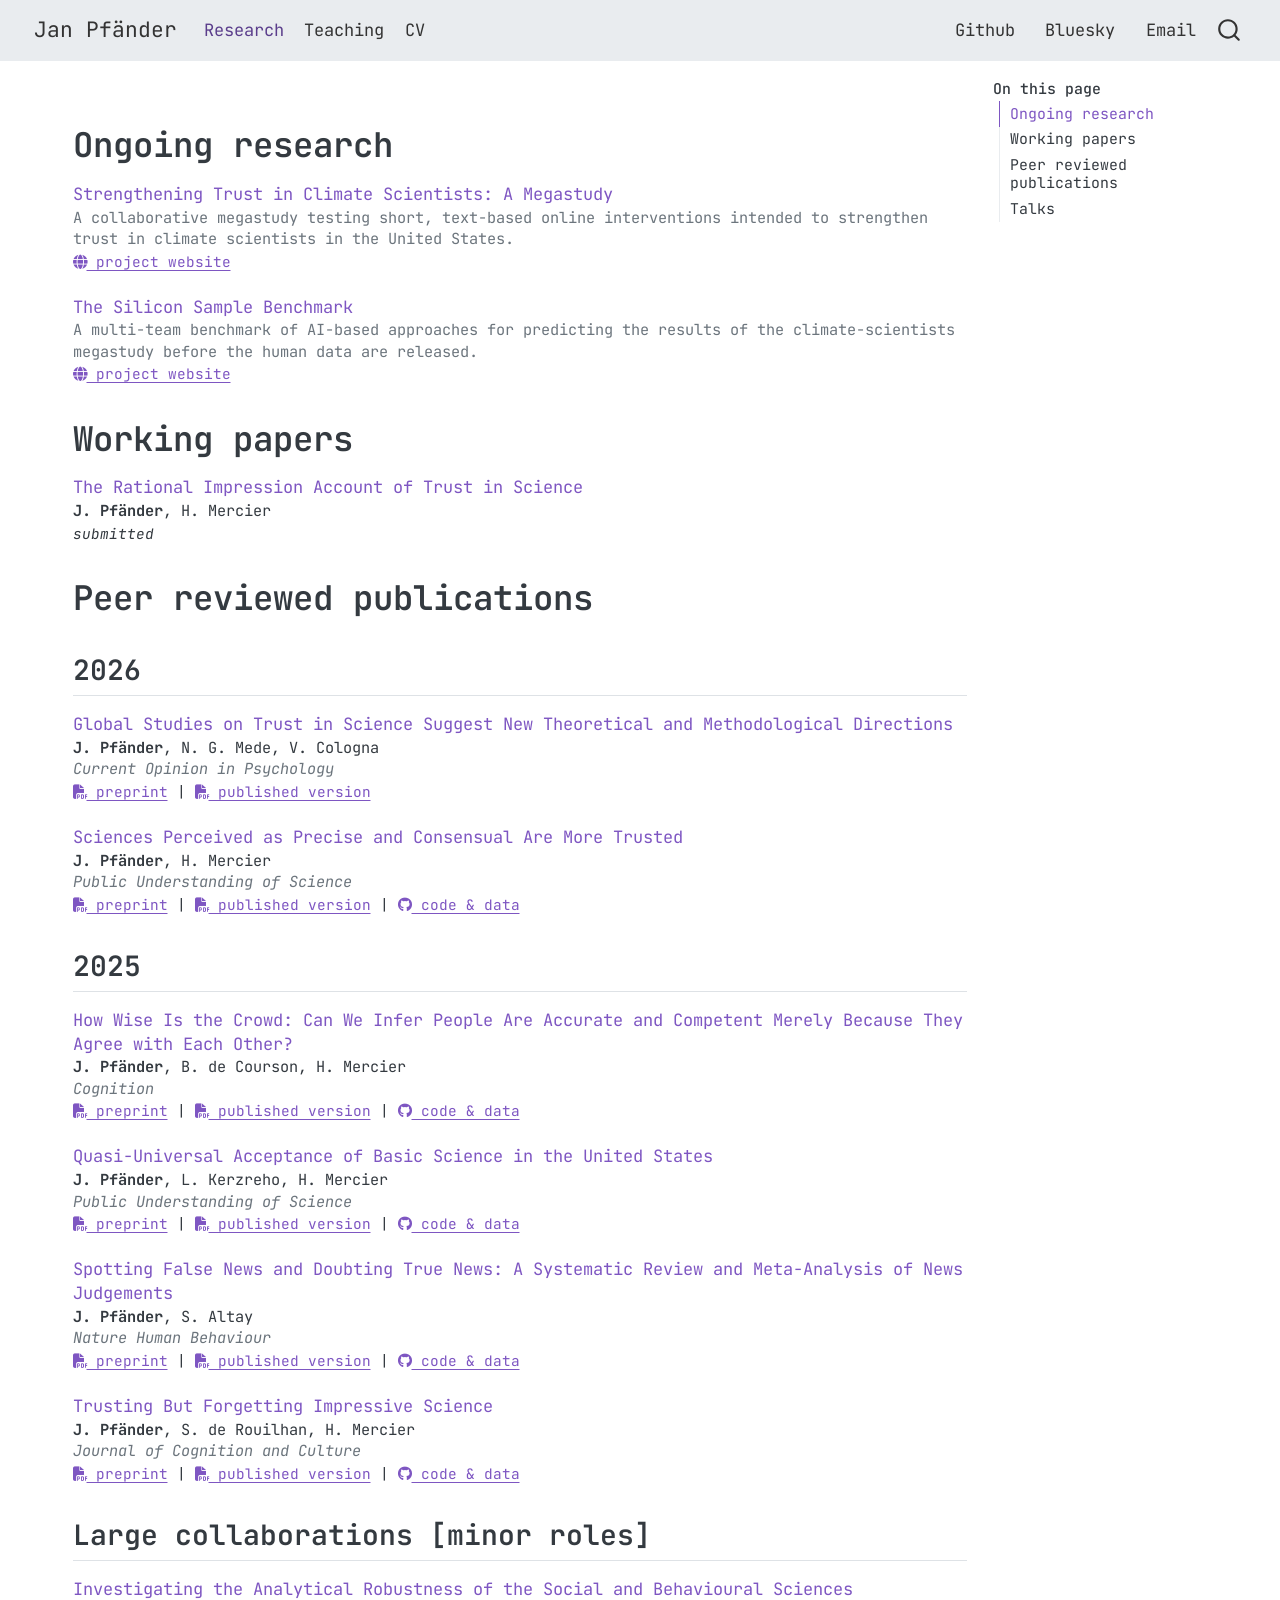
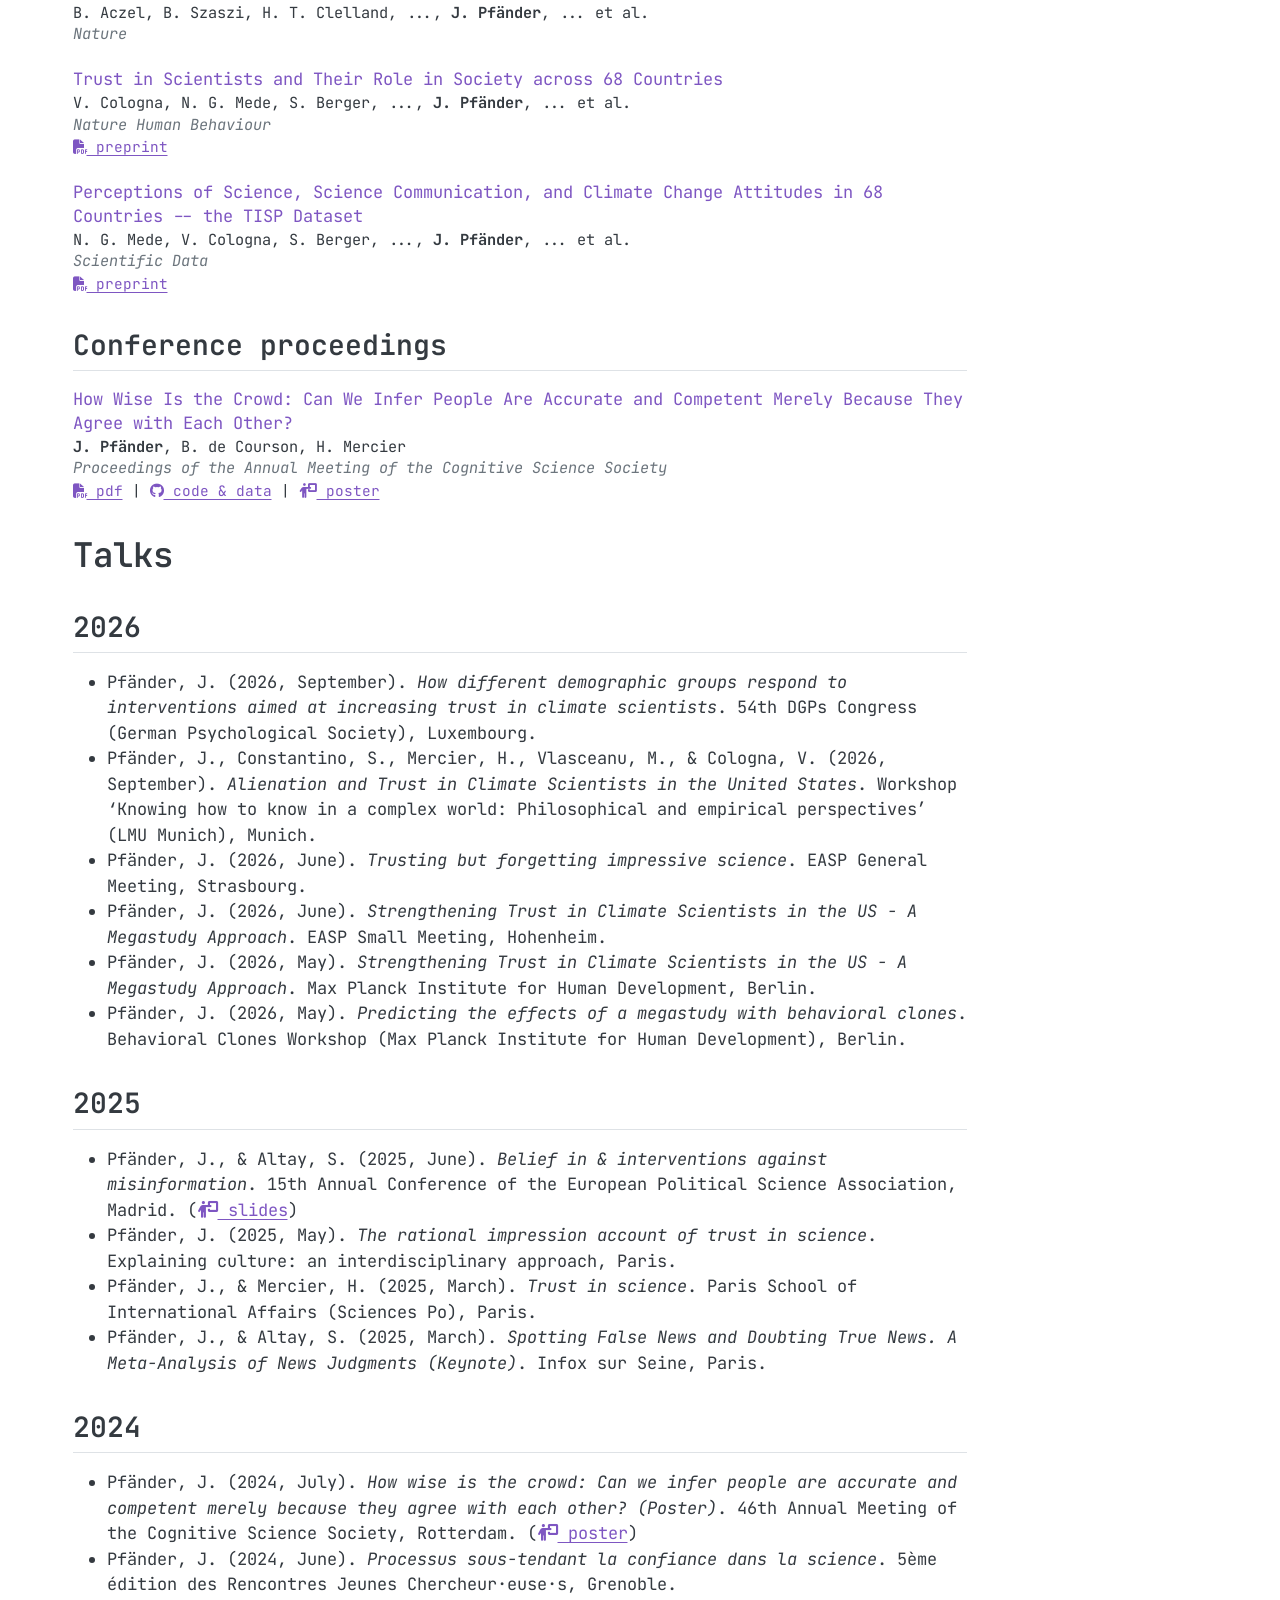
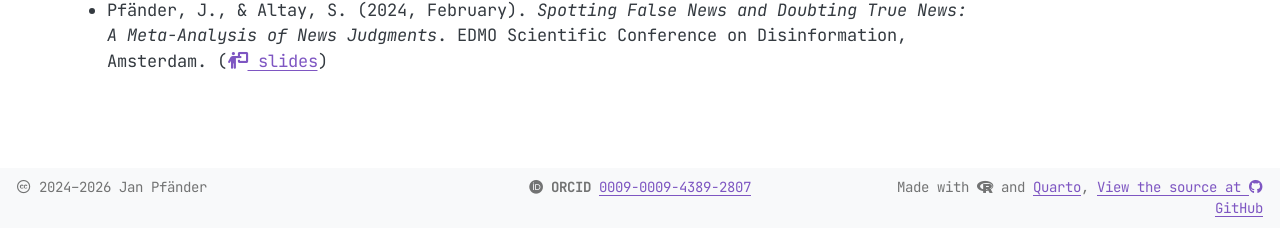
<file: docs/research/index.html>
<!DOCTYPE html>
<html xmlns="http://www.w3.org/1999/xhtml" lang="en" xml:lang="en"><head>

<meta charset="utf-8">
<meta name="generator" content="quarto-1.8.24">

<meta name="viewport" content="width=device-width, initial-scale=1.0, user-scalable=yes">


<title>index – Jan Pfänder</title>
<style>
code{white-space: pre-wrap;}
span.smallcaps{font-variant: small-caps;}
div.columns{display: flex; gap: min(4vw, 1.5em);}
div.column{flex: auto; overflow-x: auto;}
div.hanging-indent{margin-left: 1.5em; text-indent: -1.5em;}
ul.task-list{list-style: none;}
ul.task-list li input[type="checkbox"] {
  width: 0.8em;
  margin: 0 0.8em 0.2em -1em; /* quarto-specific, see https://github.com/quarto-dev/quarto-cli/issues/4556 */ 
  vertical-align: middle;
}
</style>


<script src="../site_libs/quarto-nav/quarto-nav.js"></script>
<script src="../site_libs/clipboard/clipboard.min.js"></script>
<script src="../site_libs/quarto-search/autocomplete.umd.js"></script>
<script src="../site_libs/quarto-search/fuse.min.js"></script>
<script src="../site_libs/quarto-search/quarto-search.js"></script>
<meta name="quarto:offset" content="../">
<script src="../site_libs/quarto-html/quarto.js" type="module"></script>
<script src="../site_libs/quarto-html/tabsets/tabsets.js" type="module"></script>
<script src="../site_libs/quarto-html/axe/axe-check.js" type="module"></script>
<script src="../site_libs/quarto-html/popper.min.js"></script>
<script src="../site_libs/quarto-html/tippy.umd.min.js"></script>
<script src="../site_libs/quarto-html/anchor.min.js"></script>
<link href="../site_libs/quarto-html/tippy.css" rel="stylesheet">
<link href="../site_libs/quarto-html/quarto-syntax-highlighting-dc55a5b9e770e841cd82e46aadbfb9b0.css" rel="stylesheet" id="quarto-text-highlighting-styles">
<script src="../site_libs/bootstrap/bootstrap.min.js"></script>
<link href="../site_libs/bootstrap/bootstrap-icons.css" rel="stylesheet">
<link href="../site_libs/bootstrap/bootstrap-fbfdee558b87fb53aea1bae0b8d54452.min.css" rel="stylesheet" append-hash="true" id="quarto-bootstrap" data-mode="light">
<link href="../site_libs/quarto-contrib/fontawesome6-1.2.0/all.min.css" rel="stylesheet">
<link href="../site_libs/quarto-contrib/fontawesome6-1.2.0/latex-fontsize.css" rel="stylesheet">
<script src="../site_libs/quarto-contrib/iconify-2.1.0/iconify-icon.min.js"></script>
<script id="quarto-search-options" type="application/json">{
  "location": "navbar",
  "copy-button": false,
  "collapse-after": 3,
  "panel-placement": "end",
  "type": "overlay",
  "limit": 50,
  "keyboard-shortcut": [
    "f",
    "/",
    "s"
  ],
  "show-item-context": false,
  "language": {
    "search-no-results-text": "No results",
    "search-matching-documents-text": "matching documents",
    "search-copy-link-title": "Copy link to search",
    "search-hide-matches-text": "Hide additional matches",
    "search-more-match-text": "more match in this document",
    "search-more-matches-text": "more matches in this document",
    "search-clear-button-title": "Clear",
    "search-text-placeholder": "",
    "search-detached-cancel-button-title": "Cancel",
    "search-submit-button-title": "Submit",
    "search-label": "Search"
  }
}</script>


<link rel="stylesheet" href="../styles.css">
</head>

<body class="nav-fixed quarto-light">

<div id="quarto-search-results"></div>
  <header id="quarto-header" class="headroom fixed-top">
    <nav class="navbar navbar-expand-lg " data-bs-theme="dark">
      <div class="navbar-container container-fluid">
      <div class="navbar-brand-container mx-auto">
    <a href="../index.html" class="navbar-brand navbar-brand-logo">
    </a>
    <a class="navbar-brand" href="../index.html">
    <span class="navbar-title">Jan Pfänder</span>
    </a>
  </div>
            <div id="quarto-search" class="" title="Search"></div>
          <button class="navbar-toggler" type="button" data-bs-toggle="collapse" data-bs-target="#navbarCollapse" aria-controls="navbarCollapse" role="menu" aria-expanded="false" aria-label="Toggle navigation" onclick="if (window.quartoToggleHeadroom) { window.quartoToggleHeadroom(); }">
  <span class="navbar-toggler-icon"></span>
</button>
          <div class="collapse navbar-collapse" id="navbarCollapse">
            <ul class="navbar-nav navbar-nav-scroll me-auto">
  <li class="nav-item">
    <a class="nav-link active" href="../research/index.html" aria-current="page"> 
<span class="menu-text">Research</span></a>
  </li>  
  <li class="nav-item">
    <a class="nav-link" href="../teaching/index.html"> 
<span class="menu-text">Teaching</span></a>
  </li>  
  <li class="nav-item">
    <a class="nav-link" href="../cv/index.html"> 
<span class="menu-text">CV</span></a>
  </li>  
</ul>
            <ul class="navbar-nav navbar-nav-scroll ms-auto">
  <li class="nav-item">
    <a class="nav-link" href="https://github.com/janpfander"> 
<span class="menu-text"><iconify-icon role="img" inline="" icon="bi:github" style="font-size: 1.1em;" aria-label="Icon github from bi Iconify.design set." title="GitHub"></iconify-icon> Github</span></a>
  </li>  
  <li class="nav-item">
    <a class="nav-link" href="https://bsky.app/profile/janpfa.bsky.social"> 
<span class="menu-text"><iconify-icon role="img" inline="" icon="fa6-brands:bluesky" style="font-size: 1.1em;" aria-label="Icon bluesky from fa6-brands Iconify.design set." title="Bluesky"></iconify-icon> Bluesky</span></a>
  </li>  
  <li class="nav-item">
    <a class="nav-link" href="mailto:janlukas.pfaender@gmail.com"> 
<span class="menu-text"><iconify-icon role="img" inline="" icon="bi:envelope" style="font-size: 1.1em;" aria-label="Icon envelope from bi Iconify.design set." title="E-mail"></iconify-icon> Email</span></a>
  </li>  
</ul>
          </div> <!-- /navcollapse -->
            <div class="quarto-navbar-tools">
</div>
      </div> <!-- /container-fluid -->
    </nav>
</header>
<!-- content -->
<div id="quarto-content" class="quarto-container page-columns page-rows-contents page-layout-full page-navbar">
<!-- sidebar -->
<!-- margin-sidebar -->
    <div id="quarto-margin-sidebar" class="sidebar margin-sidebar">
        <nav id="TOC" role="doc-toc" class="toc-active">
    <h2 id="toc-title">On this page</h2>
   
  <ul>
  <li><a href="#ongoing-research" id="toc-ongoing-research" class="nav-link active" data-scroll-target="#ongoing-research">Ongoing research</a></li>
  <li><a href="#working-papers" id="toc-working-papers" class="nav-link" data-scroll-target="#working-papers">Working papers</a></li>
  <li><a href="#peer-reviewed-publications" id="toc-peer-reviewed-publications" class="nav-link" data-scroll-target="#peer-reviewed-publications">Peer reviewed publications</a>
  <ul class="collapse">
  <li><a href="#section" id="toc-section" class="nav-link" data-scroll-target="#section">2026</a></li>
  <li><a href="#section-1" id="toc-section-1" class="nav-link" data-scroll-target="#section-1">2025</a></li>
  <li><a href="#large-collaborations-minor-roles" id="toc-large-collaborations-minor-roles" class="nav-link" data-scroll-target="#large-collaborations-minor-roles">Large collaborations [minor roles]</a></li>
  <li><a href="#conference-proceedings" id="toc-conference-proceedings" class="nav-link" data-scroll-target="#conference-proceedings">Conference proceedings</a></li>
  </ul></li>
  <li><a href="#talks" id="toc-talks" class="nav-link" data-scroll-target="#talks">Talks</a>
  <ul class="collapse">
  <li><a href="#section-2" id="toc-section-2" class="nav-link" data-scroll-target="#section-2">2026</a></li>
  <li><a href="#section-3" id="toc-section-3" class="nav-link" data-scroll-target="#section-3">2025</a></li>
  <li><a href="#section-4" id="toc-section-4" class="nav-link" data-scroll-target="#section-4">2024</a></li>
  </ul></li>
  </ul>
</nav>
    </div>
<!-- main -->
<main class="content column-page-left" id="quarto-document-content"><header id="title-block-header" class="quarto-title-block"></header>




<!-- _ongoing.md is HAND-MAINTAINED (ongoing team-science projects).
     Publications and talks are GENERATED by ../_build.py from references.bib,
     links.yaml and talks.yaml. Edit those, not the generated partials below. -->
<section id="ongoing-research" class="level1">
<h1>Ongoing research</h1>
<div class="pub">
<div class="pub-title"><a href="https://janpfander.github.io/trust_climate_scientists/" target="_blank" rel="noopener">Strengthening Trust in Climate Scientists: A Megastudy</a></div>
<div class="pub-venue">A collaborative megastudy testing short, text-based online interventions intended to strengthen trust in climate scientists in the United States.</div>
<div class="pub-links"><a href="https://janpfander.github.io/trust_climate_scientists/" target="_blank" rel="noopener"><i class="fas fa-globe"></i> project website</a></div>
</div>
<div class="pub">
<div class="pub-title"><a href="https://janpfander.github.io/llm_predictions_megastudy/" target="_blank" rel="noopener">The Silicon Sample Benchmark</a></div>
<div class="pub-venue">A multi-team benchmark of AI-based approaches for predicting the results of the climate-scientists megastudy before the human data are released.</div>
<div class="pub-links"><a href="https://janpfander.github.io/llm_predictions_megastudy/" target="_blank" rel="noopener"><i class="fas fa-globe"></i> project website</a></div>
</div>
</section>
<section id="working-papers" class="level1">
<h1>Working papers</h1>
<div class="pub">
<div class="pub-title"><a href="https://doi.org/10.31234/osf.io/nwka2_v1" target="_blank" rel="noopener">The Rational Impression Account of Trust in Science</a></div>
<div class="pub-authors"><strong>J. Pfänder</strong>, H. Mercier</div>
<div class="pub-links"><em>submitted</em></div>
</div>
</section>
<section id="peer-reviewed-publications" class="level1">
<h1>Peer reviewed publications</h1>
<section id="section" class="level2">
<h2 class="anchored" data-anchor-id="section">2026</h2>
<div class="pub">
<div class="pub-title"><a href="https://doi.org/10.1016/j.copsyc.2025.102215" target="_blank" rel="noopener">Global Studies on Trust in Science Suggest New Theoretical and Methodological Directions</a></div>
<div class="pub-authors"><strong>J. Pfänder</strong>, N. G. Mede, V. Cologna</div>
<div class="pub-venue"><em>Current Opinion in Psychology</em></div>
<div class="pub-links"><a href="https://osf.io/preprints/psyarxiv/jgcze_v2" target="_blank" rel="noopener"><i class="fas fa-file-pdf"></i> preprint</a> | <a href="pdfs/2026_new_directions.pdf"><i class="fas fa-file-pdf"></i> published version</a></div>
</div>
<div class="pub">
<div class="pub-title"><a href="https://doi.org/10.1177/09636625261471051" target="_blank" rel="noopener">Sciences Perceived as Precise and Consensual Are More Trusted</a></div>
<div class="pub-authors"><strong>J. Pfänder</strong>, H. Mercier</div>
<div class="pub-venue"><em>Public Understanding of Science</em></div>
<div class="pub-links"><a href="pdfs/2026_precise_consensual_preprint.pdf"><i class="fas fa-file-pdf"></i> preprint</a> | <a href="pdfs/2026_precise_consensual.pdf"><i class="fas fa-file-pdf"></i> published version</a> | <a href="https://github.com/janpfander/trust_science_france" target="_blank" rel="noopener"><i class="fab fa-github"></i> code &amp; data</a></div>
</div>
</section>
<section id="section-1" class="level2">
<h2 class="anchored" data-anchor-id="section-1">2025</h2>
<div class="pub">
<div class="pub-title"><a href="https://doi.org/10.1016/j.cognition.2024.106005" target="_blank" rel="noopener">How Wise Is the Crowd: Can We Infer People Are Accurate and Competent Merely Because They Agree with Each Other?</a></div>
<div class="pub-authors"><strong>J. Pfänder</strong>, B. de Courson, H. Mercier</div>
<div class="pub-venue"><em>Cognition</em></div>
<div class="pub-links"><a href="pdfs/2025_cognition_preprint.pdf"><i class="fas fa-file-pdf"></i> preprint</a> | <a href="pdfs/2025_how_wise.pdf"><i class="fas fa-file-pdf"></i> published version</a> | <a href="https://github.com/janpfander/consensus_trust.git" target="_blank" rel="noopener"><i class="fab fa-github"></i> code &amp; data</a></div>
</div>
<div class="pub">
<div class="pub-title"><a href="https://doi.org/10.1177/09636625251364407" target="_blank" rel="noopener">Quasi-Universal Acceptance of Basic Science in the United States</a></div>
<div class="pub-authors"><strong>J. Pfänder</strong>, L. Kerzreho, H. Mercier</div>
<div class="pub-venue"><em>Public Understanding of Science</em></div>
<div class="pub-links"><a href="https://osf.io/preprints/osf/qc43v_v3" target="_blank" rel="noopener"><i class="fas fa-file-pdf"></i> preprint</a> | <a href="pdfs/2025_quasi_universal.pdf"><i class="fas fa-file-pdf"></i> published version</a> | <a href="https://github.com/janpfander/everyone_trusts_science_abit" target="_blank" rel="noopener"><i class="fab fa-github"></i> code &amp; data</a></div>
</div>
<div class="pub">
<div class="pub-title"><a href="https://doi.org/10.1038/s41562-024-02086-1" target="_blank" rel="noopener">Spotting False News and Doubting True News: A Systematic Review and Meta-Analysis of News Judgements</a></div>
<div class="pub-authors"><strong>J. Pfänder</strong>, S. Altay</div>
<div class="pub-venue"><em>Nature Human Behaviour</em></div>
<div class="pub-links"><a href="https://osf.io/preprints/osf/n9h4y" target="_blank" rel="noopener"><i class="fas fa-file-pdf"></i> preprint</a> | <a href="pdfs/2025_spotting_false.pdf"><i class="fas fa-file-pdf"></i> published version</a> | <a href="https://github.com/janpfa/meta_news_judgement" target="_blank" rel="noopener"><i class="fab fa-github"></i> code &amp; data</a></div>
</div>
<div class="pub">
<div class="pub-title"><a href="https://doi.org/10.1163/15685373-12340227" target="_blank" rel="noopener">Trusting But Forgetting Impressive Science</a></div>
<div class="pub-authors"><strong>J. Pfänder</strong>, S. de Rouilhan, H. Mercier</div>
<div class="pub-venue"><em>Journal of Cognition and Culture</em></div>
<div class="pub-links"><a href="https://osf.io/preprints/osf/argq5_v2" target="_blank" rel="noopener"><i class="fas fa-file-pdf"></i> preprint</a> | <a href="pdfs/2025_impressive.pdf"><i class="fas fa-file-pdf"></i> published version</a> | <a href="https://github.com/janpfander/impressive_science" target="_blank" rel="noopener"><i class="fab fa-github"></i> code &amp; data</a></div>
</div>
</section>
<section id="large-collaborations-minor-roles" class="level2">
<h2 class="anchored" data-anchor-id="large-collaborations-minor-roles">Large collaborations [minor roles]</h2>
<div class="pub">
<div class="pub-title"><a href="https://doi.org/10.1038/s41586-025-09844-9" target="_blank" rel="noopener">Investigating the Analytical Robustness of the Social and Behavioural Sciences</a></div>
<div class="pub-authors">B. Aczel, B. Szaszi, H. T. Clelland, ..., <strong>J. Pfänder</strong>, ... et al.</div>
<div class="pub-venue"><em>Nature</em></div>
</div>
<div class="pub">
<div class="pub-title"><a href="https://doi.org/10.1038/s41562-024-02090-5" target="_blank" rel="noopener">Trust in Scientists and Their Role in Society across 68 Countries</a></div>
<div class="pub-authors">V. Cologna, N. G. Mede, S. Berger, ..., <strong>J. Pfänder</strong>, ... et al.</div>
<div class="pub-venue"><em>Nature Human Behaviour</em></div>
<div class="pub-links"><a href="https://doi.org/10.31219/osf.io/6ay7s" target="_blank" rel="noopener"><i class="fas fa-file-pdf"></i> preprint</a></div>
</div>
<div class="pub">
<div class="pub-title"><a href="https://doi.org/10.1038/s41597-024-04100-7" target="_blank" rel="noopener">Perceptions of Science, Science Communication, and Climate Change Attitudes in 68 Countries -- the TISP Dataset</a></div>
<div class="pub-authors">N. G. Mede, V. Cologna, S. Berger, ..., <strong>J. Pfänder</strong>, ... et al.</div>
<div class="pub-venue"><em>Scientific Data</em></div>
<div class="pub-links"><a href="https://doi.org/10.31234/osf.io/jktsy" target="_blank" rel="noopener"><i class="fas fa-file-pdf"></i> preprint</a></div>
</div>
</section>
<section id="conference-proceedings" class="level2">
<h2 class="anchored" data-anchor-id="conference-proceedings">Conference proceedings</h2>
<div class="pub">
<div class="pub-title"><a href="https://escholarship.org/uc/item/4ms2n8wd" target="_blank" rel="noopener">How Wise Is the Crowd: Can We Infer People Are Accurate and Competent Merely Because They Agree with Each Other?</a></div>
<div class="pub-authors"><strong>J. Pfänder</strong>, B. de Courson, H. Mercier</div>
<div class="pub-venue"><em>Proceedings of the Annual Meeting of the Cognitive Science Society</em></div>
<div class="pub-links"><a href="pdfs/2024_how_wise_cogsci.pdf"><i class="fas fa-file-pdf"></i> pdf</a> | <a href="https://github.com/janpfander/consensus_trust.git" target="_blank" rel="noopener"><i class="fab fa-github"></i> code &amp; data</a> | <a href="talks/cogsci_2024.pdf"><i class="fa-solid fa-person-chalkboard"></i> poster</a></div>
</div>
</section>
</section>
<section id="talks" class="level1">
<h1>Talks</h1>
<section id="section-2" class="level2">
<h2 class="anchored" data-anchor-id="section-2">2026</h2>
<ul>
<li>Pfänder, J. (2026, September). <em>How different demographic groups respond to interventions aimed at increasing trust in climate scientists</em>. 54th DGPs Congress (German Psychological Society), Luxembourg.</li>
<li>Pfänder, J., Constantino, S., Mercier, H., Vlasceanu, M., &amp; Cologna, V. (2026, September). <em>Alienation and Trust in Climate Scientists in the United States</em>. Workshop ‘Knowing how to know in a complex world: Philosophical and empirical perspectives’ (LMU Munich), Munich.</li>
<li>Pfänder, J. (2026, June). <em>Trusting but forgetting impressive science</em>. EASP General Meeting, Strasbourg.</li>
<li>Pfänder, J. (2026, June). <em>Strengthening Trust in Climate Scientists in the US - A Megastudy Approach</em>. EASP Small Meeting, Hohenheim.</li>
<li>Pfänder, J. (2026, May). <em>Strengthening Trust in Climate Scientists in the US - A Megastudy Approach</em>. Max Planck Institute for Human Development, Berlin.</li>
<li>Pfänder, J. (2026, May). <em>Predicting the effects of a megastudy with behavioral clones</em>. Behavioral Clones Workshop (Max Planck Institute for Human Development), Berlin.</li>
</ul>
</section>
<section id="section-3" class="level2">
<h2 class="anchored" data-anchor-id="section-3">2025</h2>
<ul>
<li>Pfänder, J., &amp; Altay, S. (2025, June). <em>Belief in &amp; interventions against misinformation</em>. 15th Annual Conference of the European Political Science Association, Madrid. (<a href="https://janpfander.github.io/meta_misinformation_interventions/presentations/presentations.html"><i class="fa-solid fa-person-chalkboard"></i> slides</a>)</li>
<li>Pfänder, J. (2025, May). <em>The rational impression account of trust in science</em>. Explaining culture: an interdisciplinary approach, Paris.</li>
<li>Pfänder, J., &amp; Mercier, H. (2025, March). <em>Trust in science</em>. Paris School of International Affairs (Sciences Po), Paris.</li>
<li>Pfänder, J., &amp; Altay, S. (2025, March). <em>Spotting False News and Doubting True News. A Meta-Analysis of News Judgments (Keynote)</em>. Infox sur Seine, Paris.</li>
</ul>
</section>
<section id="section-4" class="level2">
<h2 class="anchored" data-anchor-id="section-4">2024</h2>
<ul>
<li>Pfänder, J. (2024, July). <em>How wise is the crowd: Can we infer people are accurate and competent merely because they agree with each other? (Poster)</em>. 46th Annual Meeting of the Cognitive Science Society, Rotterdam. (<a href="talks/cogsci_2024.pdf"><i class="fa-solid fa-person-chalkboard"></i> poster</a>)</li>
<li>Pfänder, J. (2024, June). <em>Processus sous-tendant la confiance dans la science</em>. 5ème édition des Rencontres Jeunes Chercheur·euse·s, Grenoble.</li>
<li>Pfänder, J., &amp; Altay, S. (2024, February). <em>Spotting False News and Doubting True News: A Meta-Analysis of News Judgments</em>. EDMO Scientific Conference on Disinformation, Amsterdam. (<a href="talks/amsterdam_2024.pdf"><i class="fa-solid fa-person-chalkboard"></i> slides</a>)</li>
</ul>


</section>
</section>

</main> <!-- /main -->
<script>
// Quarto's link-external-newwindow skips navbar links (.nav-link); open the
// external ones (GitHub, Bluesky) in a new tab too.
window.document.addEventListener("DOMContentLoaded", function () {
  var internal = /^https?:\/\/janpfander[.]github[.]io\/(?:(?:research|cv|teaching)\/|index[.]html|[#?]|$)/;
  var local = /^https?:\/\/localhost:?[0-9]*\//;
  window.document.querySelectorAll(".navbar a.nav-link[href^='http']").forEach(function (a) {
    if (!internal.test(a.href) && !local.test(a.href)) {
      a.setAttribute("target", "_blank");
      if (a.getAttribute("rel") === null) a.setAttribute("rel", "noopener");
    }
  });
});
</script>
<script id="quarto-html-after-body" type="application/javascript">
  window.document.addEventListener("DOMContentLoaded", function (event) {
    const icon = "";
    const anchorJS = new window.AnchorJS();
    anchorJS.options = {
      placement: 'right',
      icon: icon
    };
    anchorJS.add('.anchored');
    const isCodeAnnotation = (el) => {
      for (const clz of el.classList) {
        if (clz.startsWith('code-annotation-')) {                     
          return true;
        }
      }
      return false;
    }
    const onCopySuccess = function(e) {
      // button target
      const button = e.trigger;
      // don't keep focus
      button.blur();
      // flash "checked"
      button.classList.add('code-copy-button-checked');
      var currentTitle = button.getAttribute("title");
      button.setAttribute("title", "Copied!");
      let tooltip;
      if (window.bootstrap) {
        button.setAttribute("data-bs-toggle", "tooltip");
        button.setAttribute("data-bs-placement", "left");
        button.setAttribute("data-bs-title", "Copied!");
        tooltip = new bootstrap.Tooltip(button, 
          { trigger: "manual", 
            customClass: "code-copy-button-tooltip",
            offset: [0, -8]});
        tooltip.show();    
      }
      setTimeout(function() {
        if (tooltip) {
          tooltip.hide();
          button.removeAttribute("data-bs-title");
          button.removeAttribute("data-bs-toggle");
          button.removeAttribute("data-bs-placement");
        }
        button.setAttribute("title", currentTitle);
        button.classList.remove('code-copy-button-checked');
      }, 1000);
      // clear code selection
      e.clearSelection();
    }
    const getTextToCopy = function(trigger) {
      const outerScaffold = trigger.parentElement.cloneNode(true);
      const codeEl = outerScaffold.querySelector('code');
      for (const childEl of codeEl.children) {
        if (isCodeAnnotation(childEl)) {
          childEl.remove();
        }
      }
      return codeEl.innerText;
    }
    const clipboard = new window.ClipboardJS('.code-copy-button:not([data-in-quarto-modal])', {
      text: getTextToCopy
    });
    clipboard.on('success', onCopySuccess);
    if (window.document.getElementById('quarto-embedded-source-code-modal')) {
      const clipboardModal = new window.ClipboardJS('.code-copy-button[data-in-quarto-modal]', {
        text: getTextToCopy,
        container: window.document.getElementById('quarto-embedded-source-code-modal')
      });
      clipboardModal.on('success', onCopySuccess);
    }
      var localhostRegex = new RegExp(/^(?:http|https):\/\/localhost\:?[0-9]*\//);
      var mailtoRegex = new RegExp(/^mailto:/);
        var filterRegex = new RegExp("^https?://janpfander[.]github[.]io/(?:(?:research|cv|teaching)/|index[.]html|[#?]|$)");
      var isInternal = (href) => {
          return filterRegex.test(href) || localhostRegex.test(href) || mailtoRegex.test(href);
      }
      // Inspect non-navigation links and adorn them if external
     var links = window.document.querySelectorAll('a[href]:not(.nav-link):not(.navbar-brand):not(.toc-action):not(.sidebar-link):not(.sidebar-item-toggle):not(.pagination-link):not(.no-external):not([aria-hidden]):not(.dropdown-item):not(.quarto-navigation-tool):not(.about-link)');
      for (var i=0; i<links.length; i++) {
        const link = links[i];
        if (!isInternal(link.href)) {
          // undo the damage that might have been done by quarto-nav.js in the case of
          // links that we want to consider external
          if (link.dataset.originalHref !== undefined) {
            link.href = link.dataset.originalHref;
          }
            // target, if specified
            link.setAttribute("target", "_blank");
            if (link.getAttribute("rel") === null) {
              link.setAttribute("rel", "noopener");
            }
        }
      }
    function tippyHover(el, contentFn, onTriggerFn, onUntriggerFn) {
      const config = {
        allowHTML: true,
        maxWidth: 500,
        delay: 100,
        arrow: false,
        appendTo: function(el) {
            return el.parentElement;
        },
        interactive: true,
        interactiveBorder: 10,
        theme: 'quarto',
        placement: 'bottom-start',
      };
      if (contentFn) {
        config.content = contentFn;
      }
      if (onTriggerFn) {
        config.onTrigger = onTriggerFn;
      }
      if (onUntriggerFn) {
        config.onUntrigger = onUntriggerFn;
      }
      window.tippy(el, config); 
    }
    const noterefs = window.document.querySelectorAll('a[role="doc-noteref"]');
    for (var i=0; i<noterefs.length; i++) {
      const ref = noterefs[i];
      tippyHover(ref, function() {
        // use id or data attribute instead here
        let href = ref.getAttribute('data-footnote-href') || ref.getAttribute('href');
        try { href = new URL(href).hash; } catch {}
        const id = href.replace(/^#\/?/, "");
        const note = window.document.getElementById(id);
        if (note) {
          return note.innerHTML;
        } else {
          return "";
        }
      });
    }
    const xrefs = window.document.querySelectorAll('a.quarto-xref');
    const processXRef = (id, note) => {
      // Strip column container classes
      const stripColumnClz = (el) => {
        el.classList.remove("page-full", "page-columns");
        if (el.children) {
          for (const child of el.children) {
            stripColumnClz(child);
          }
        }
      }
      stripColumnClz(note)
      if (id === null || id.startsWith('sec-')) {
        // Special case sections, only their first couple elements
        const container = document.createElement("div");
        if (note.children && note.children.length > 2) {
          container.appendChild(note.children[0].cloneNode(true));
          for (let i = 1; i < note.children.length; i++) {
            const child = note.children[i];
            if (child.tagName === "P" && child.innerText === "") {
              continue;
            } else {
              container.appendChild(child.cloneNode(true));
              break;
            }
          }
          if (window.Quarto?.typesetMath) {
            window.Quarto.typesetMath(container);
          }
          return container.innerHTML
        } else {
          if (window.Quarto?.typesetMath) {
            window.Quarto.typesetMath(note);
          }
          return note.innerHTML;
        }
      } else {
        // Remove any anchor links if they are present
        const anchorLink = note.querySelector('a.anchorjs-link');
        if (anchorLink) {
          anchorLink.remove();
        }
        if (window.Quarto?.typesetMath) {
          window.Quarto.typesetMath(note);
        }
        if (note.classList.contains("callout")) {
          return note.outerHTML;
        } else {
          return note.innerHTML;
        }
      }
    }
    for (var i=0; i<xrefs.length; i++) {
      const xref = xrefs[i];
      tippyHover(xref, undefined, function(instance) {
        instance.disable();
        let url = xref.getAttribute('href');
        let hash = undefined; 
        if (url.startsWith('#')) {
          hash = url;
        } else {
          try { hash = new URL(url).hash; } catch {}
        }
        if (hash) {
          const id = hash.replace(/^#\/?/, "");
          const note = window.document.getElementById(id);
          if (note !== null) {
            try {
              const html = processXRef(id, note.cloneNode(true));
              instance.setContent(html);
            } finally {
              instance.enable();
              instance.show();
            }
          } else {
            // See if we can fetch this
            fetch(url.split('#')[0])
            .then(res => res.text())
            .then(html => {
              const parser = new DOMParser();
              const htmlDoc = parser.parseFromString(html, "text/html");
              const note = htmlDoc.getElementById(id);
              if (note !== null) {
                const html = processXRef(id, note);
                instance.setContent(html);
              } 
            }).finally(() => {
              instance.enable();
              instance.show();
            });
          }
        } else {
          // See if we can fetch a full url (with no hash to target)
          // This is a special case and we should probably do some content thinning / targeting
          fetch(url)
          .then(res => res.text())
          .then(html => {
            const parser = new DOMParser();
            const htmlDoc = parser.parseFromString(html, "text/html");
            const note = htmlDoc.querySelector('main.content');
            if (note !== null) {
              // This should only happen for chapter cross references
              // (since there is no id in the URL)
              // remove the first header
              if (note.children.length > 0 && note.children[0].tagName === "HEADER") {
                note.children[0].remove();
              }
              const html = processXRef(null, note);
              instance.setContent(html);
            } 
          }).finally(() => {
            instance.enable();
            instance.show();
          });
        }
      }, function(instance) {
      });
    }
        let selectedAnnoteEl;
        const selectorForAnnotation = ( cell, annotation) => {
          let cellAttr = 'data-code-cell="' + cell + '"';
          let lineAttr = 'data-code-annotation="' +  annotation + '"';
          const selector = 'span[' + cellAttr + '][' + lineAttr + ']';
          return selector;
        }
        const selectCodeLines = (annoteEl) => {
          const doc = window.document;
          const targetCell = annoteEl.getAttribute("data-target-cell");
          const targetAnnotation = annoteEl.getAttribute("data-target-annotation");
          const annoteSpan = window.document.querySelector(selectorForAnnotation(targetCell, targetAnnotation));
          const lines = annoteSpan.getAttribute("data-code-lines").split(",");
          const lineIds = lines.map((line) => {
            return targetCell + "-" + line;
          })
          let top = null;
          let height = null;
          let parent = null;
          if (lineIds.length > 0) {
              //compute the position of the single el (top and bottom and make a div)
              const el = window.document.getElementById(lineIds[0]);
              top = el.offsetTop;
              height = el.offsetHeight;
              parent = el.parentElement.parentElement;
            if (lineIds.length > 1) {
              const lastEl = window.document.getElementById(lineIds[lineIds.length - 1]);
              const bottom = lastEl.offsetTop + lastEl.offsetHeight;
              height = bottom - top;
            }
            if (top !== null && height !== null && parent !== null) {
              // cook up a div (if necessary) and position it 
              let div = window.document.getElementById("code-annotation-line-highlight");
              if (div === null) {
                div = window.document.createElement("div");
                div.setAttribute("id", "code-annotation-line-highlight");
                div.style.position = 'absolute';
                parent.appendChild(div);
              }
              div.style.top = top - 2 + "px";
              div.style.height = height + 4 + "px";
              div.style.left = 0;
              let gutterDiv = window.document.getElementById("code-annotation-line-highlight-gutter");
              if (gutterDiv === null) {
                gutterDiv = window.document.createElement("div");
                gutterDiv.setAttribute("id", "code-annotation-line-highlight-gutter");
                gutterDiv.style.position = 'absolute';
                const codeCell = window.document.getElementById(targetCell);
                const gutter = codeCell.querySelector('.code-annotation-gutter');
                gutter.appendChild(gutterDiv);
              }
              gutterDiv.style.top = top - 2 + "px";
              gutterDiv.style.height = height + 4 + "px";
            }
            selectedAnnoteEl = annoteEl;
          }
        };
        const unselectCodeLines = () => {
          const elementsIds = ["code-annotation-line-highlight", "code-annotation-line-highlight-gutter"];
          elementsIds.forEach((elId) => {
            const div = window.document.getElementById(elId);
            if (div) {
              div.remove();
            }
          });
          selectedAnnoteEl = undefined;
        };
          // Handle positioning of the toggle
      window.addEventListener(
        "resize",
        throttle(() => {
          elRect = undefined;
          if (selectedAnnoteEl) {
            selectCodeLines(selectedAnnoteEl);
          }
        }, 10)
      );
      function throttle(fn, ms) {
      let throttle = false;
      let timer;
        return (...args) => {
          if(!throttle) { // first call gets through
              fn.apply(this, args);
              throttle = true;
          } else { // all the others get throttled
              if(timer) clearTimeout(timer); // cancel #2
              timer = setTimeout(() => {
                fn.apply(this, args);
                timer = throttle = false;
              }, ms);
          }
        };
      }
        // Attach click handler to the DT
        const annoteDls = window.document.querySelectorAll('dt[data-target-cell]');
        for (const annoteDlNode of annoteDls) {
          annoteDlNode.addEventListener('click', (event) => {
            const clickedEl = event.target;
            if (clickedEl !== selectedAnnoteEl) {
              unselectCodeLines();
              const activeEl = window.document.querySelector('dt[data-target-cell].code-annotation-active');
              if (activeEl) {
                activeEl.classList.remove('code-annotation-active');
              }
              selectCodeLines(clickedEl);
              clickedEl.classList.add('code-annotation-active');
            } else {
              // Unselect the line
              unselectCodeLines();
              clickedEl.classList.remove('code-annotation-active');
            }
          });
        }
  });
  </script>
</div> <!-- /content -->
<footer class="footer">
  <div class="nav-footer">
    <div class="nav-footer-left">
<p><span class="faux-block"><i class="fa-brands fa-creative-commons" aria-label="creative-commons"></i> 2024–2026 Jan Pfänder</span></p>
</div>   
    <div class="nav-footer-center">
<p><span class="faux-block"><i class="fa-brands fa-orcid" aria-label="orcid"></i> <strong>ORCID</strong> <a href="https://orcid.org/0009-0009-4389-2807">0009-0009-4389-2807</a></span></p>
</div>
    <div class="nav-footer-right">
<p><span class="faux-block">Made with <i class="fa-brands fa-r-project" aria-label="r-project"></i> and <a href="https://quarto.org/">Quarto</a></span>, <span class="faux-block"><a href="https://github.com/janpfander">View the source at <i class="fa-brands fa-github" aria-label="github"></i> GitHub</a></span></p>
</div>
  </div>
</footer>




</body></html>
</file>
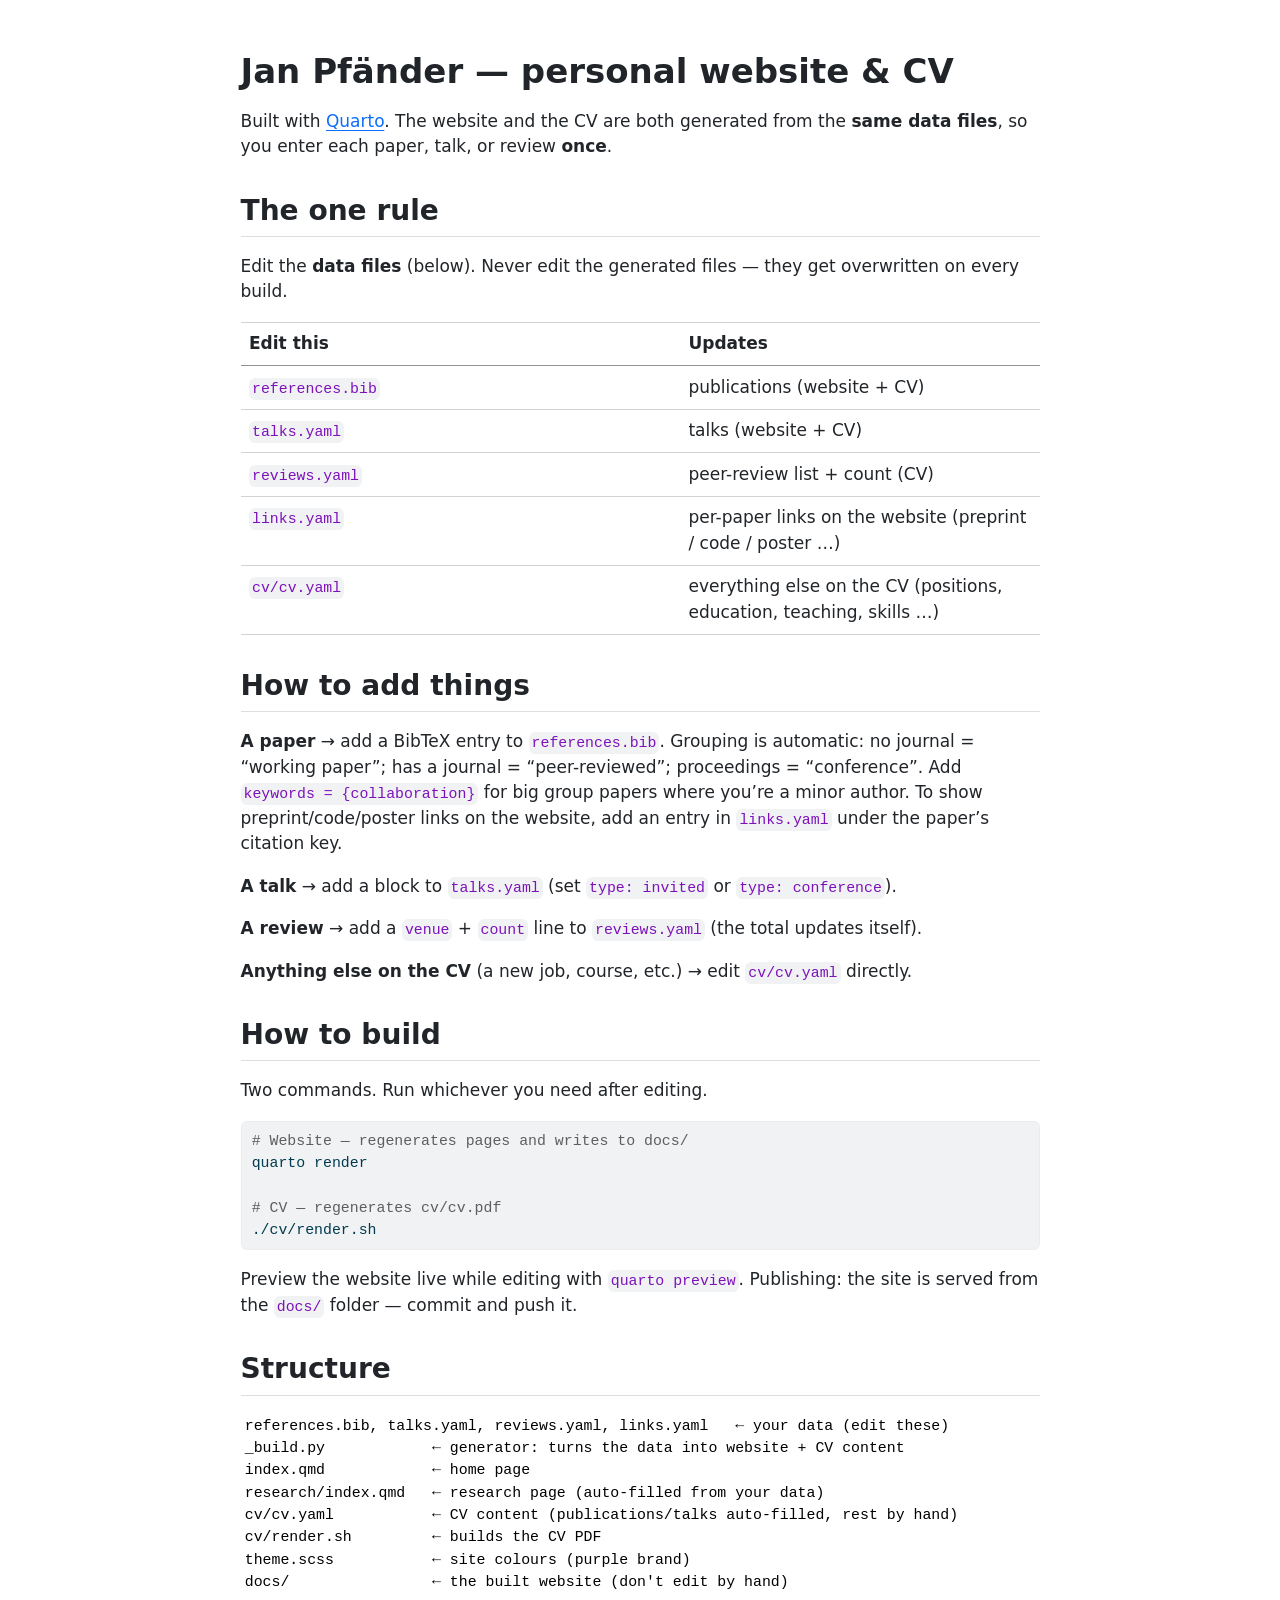
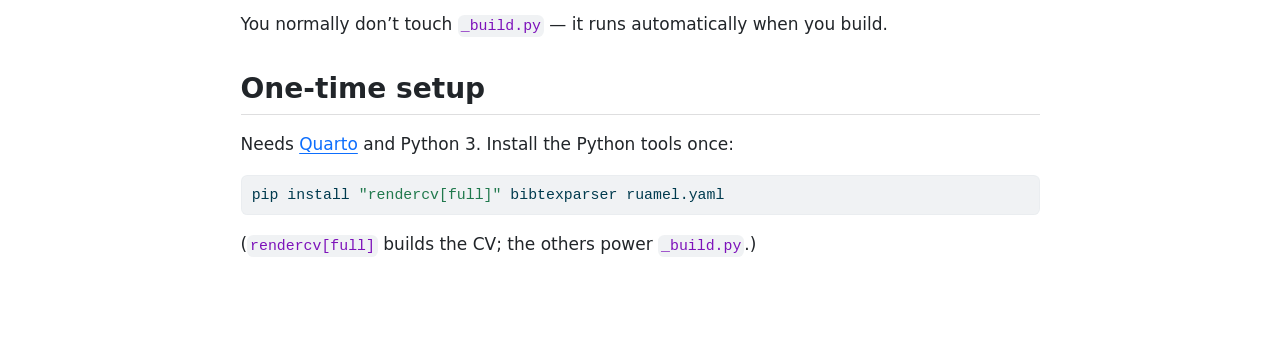
<file: README.html>
<!DOCTYPE html>
<html xmlns="http://www.w3.org/1999/xhtml" lang="en" xml:lang="en"><head>

<meta charset="utf-8">
<meta name="generator" content="quarto-1.8.24">

<meta name="viewport" content="width=device-width, initial-scale=1.0, user-scalable=yes">


<title>readme</title>
<style>
code{white-space: pre-wrap;}
span.smallcaps{font-variant: small-caps;}
div.columns{display: flex; gap: min(4vw, 1.5em);}
div.column{flex: auto; overflow-x: auto;}
div.hanging-indent{margin-left: 1.5em; text-indent: -1.5em;}
ul.task-list{list-style: none;}
ul.task-list li input[type="checkbox"] {
  width: 0.8em;
  margin: 0 0.8em 0.2em -1em; /* quarto-specific, see https://github.com/quarto-dev/quarto-cli/issues/4556 */ 
  vertical-align: middle;
}
/* CSS for syntax highlighting */
html { -webkit-text-size-adjust: 100%; }
pre > code.sourceCode { white-space: pre; position: relative; }
pre > code.sourceCode > span { display: inline-block; line-height: 1.25; }
pre > code.sourceCode > span:empty { height: 1.2em; }
.sourceCode { overflow: visible; }
code.sourceCode > span { color: inherit; text-decoration: inherit; }
div.sourceCode { margin: 1em 0; }
pre.sourceCode { margin: 0; }
@media screen {
div.sourceCode { overflow: auto; }
}
@media print {
pre > code.sourceCode { white-space: pre-wrap; }
pre > code.sourceCode > span { text-indent: -5em; padding-left: 5em; }
}
pre.numberSource code
  { counter-reset: source-line 0; }
pre.numberSource code > span
  { position: relative; left: -4em; counter-increment: source-line; }
pre.numberSource code > span > a:first-child::before
  { content: counter(source-line);
    position: relative; left: -1em; text-align: right; vertical-align: baseline;
    border: none; display: inline-block;
    -webkit-touch-callout: none; -webkit-user-select: none;
    -khtml-user-select: none; -moz-user-select: none;
    -ms-user-select: none; user-select: none;
    padding: 0 4px; width: 4em;
  }
pre.numberSource { margin-left: 3em;  padding-left: 4px; }
div.sourceCode
  {   }
@media screen {
pre > code.sourceCode > span > a:first-child::before { text-decoration: underline; }
}
</style>


<script src="README_files/libs/clipboard/clipboard.min.js"></script>
<script src="README_files/libs/quarto-html/quarto.js" type="module"></script>
<script src="README_files/libs/quarto-html/tabsets/tabsets.js" type="module"></script>
<script src="README_files/libs/quarto-html/axe/axe-check.js" type="module"></script>
<script src="README_files/libs/quarto-html/popper.min.js"></script>
<script src="README_files/libs/quarto-html/tippy.umd.min.js"></script>
<script src="README_files/libs/quarto-html/anchor.min.js"></script>
<link href="README_files/libs/quarto-html/tippy.css" rel="stylesheet">
<link href="README_files/libs/quarto-html/quarto-syntax-highlighting-dc55a5b9e770e841cd82e46aadbfb9b0.css" rel="stylesheet" id="quarto-text-highlighting-styles">
<script src="README_files/libs/bootstrap/bootstrap.min.js"></script>
<link href="README_files/libs/bootstrap/bootstrap-icons.css" rel="stylesheet">
<link href="README_files/libs/bootstrap/bootstrap-d6a003b94517c951b2d65075d42fb01b.min.css" rel="stylesheet" append-hash="true" id="quarto-bootstrap" data-mode="light">


</head>

<body class="fullcontent quarto-light">

<div id="quarto-content" class="page-columns page-rows-contents page-layout-article">

<main class="content" id="quarto-document-content">




<section id="jan-pfänder-personal-website-cv" class="level1">
<h1>Jan Pfänder — personal website &amp; CV</h1>
<p>Built with <a href="https://quarto.org">Quarto</a>. The website and the CV are both generated from the <strong>same data files</strong>, so you enter each paper, talk, or review <strong>once</strong>.</p>
<section id="the-one-rule" class="level2">
<h2 class="anchored" data-anchor-id="the-one-rule">The one rule</h2>
<p>Edit the <strong>data files</strong> (below). Never edit the generated files — they get overwritten on every build.</p>
<table class="caption-top table">
<colgroup>
<col style="width: 55%">
<col style="width: 45%">
</colgroup>
<thead>
<tr class="header">
<th>Edit this</th>
<th>Updates</th>
</tr>
</thead>
<tbody>
<tr class="odd">
<td><code>references.bib</code></td>
<td>publications (website + CV)</td>
</tr>
<tr class="even">
<td><code>talks.yaml</code></td>
<td>talks (website + CV)</td>
</tr>
<tr class="odd">
<td><code>reviews.yaml</code></td>
<td>peer-review list + count (CV)</td>
</tr>
<tr class="even">
<td><code>links.yaml</code></td>
<td>per-paper links on the website (preprint / code / poster …)</td>
</tr>
<tr class="odd">
<td><code>cv/cv.yaml</code></td>
<td>everything else on the CV (positions, education, teaching, skills …)</td>
</tr>
</tbody>
</table>
</section>
<section id="how-to-add-things" class="level2">
<h2 class="anchored" data-anchor-id="how-to-add-things">How to add things</h2>
<p><strong>A paper</strong> → add a BibTeX entry to <code>references.bib</code>. Grouping is automatic: no journal = “working paper”; has a journal = “peer-reviewed”; proceedings = “conference”. Add <code>keywords = {collaboration}</code> for big group papers where you’re a minor author. To show preprint/code/poster links on the website, add an entry in <code>links.yaml</code> under the paper’s citation key.</p>
<p><strong>A talk</strong> → add a block to <code>talks.yaml</code> (set <code>type: invited</code> or <code>type: conference</code>).</p>
<p><strong>A review</strong> → add a <code>venue</code> + <code>count</code> line to <code>reviews.yaml</code> (the total updates itself).</p>
<p><strong>Anything else on the CV</strong> (a new job, course, etc.) → edit <code>cv/cv.yaml</code> directly.</p>
</section>
<section id="how-to-build" class="level2">
<h2 class="anchored" data-anchor-id="how-to-build">How to build</h2>
<p>Two commands. Run whichever you need after editing.</p>
<div class="code-copy-outer-scaffold"><div class="sourceCode" id="cb1"><pre class="sourceCode bash code-with-copy"><code class="sourceCode bash"><span id="cb1-1"><a href="#cb1-1" aria-hidden="true" tabindex="-1"></a><span class="co"># Website — regenerates pages and writes to docs/</span></span>
<span id="cb1-2"><a href="#cb1-2" aria-hidden="true" tabindex="-1"></a><span class="ex">quarto</span> render</span>
<span id="cb1-3"><a href="#cb1-3" aria-hidden="true" tabindex="-1"></a></span>
<span id="cb1-4"><a href="#cb1-4" aria-hidden="true" tabindex="-1"></a><span class="co"># CV — regenerates cv/cv.pdf</span></span>
<span id="cb1-5"><a href="#cb1-5" aria-hidden="true" tabindex="-1"></a><span class="ex">./cv/render.sh</span></span></code></pre></div><button title="Copy to Clipboard" class="code-copy-button"><i class="bi"></i></button></div>
<p>Preview the website live while editing with <code>quarto preview</code>. Publishing: the site is served from the <code>docs/</code> folder — commit and push it.</p>
</section>
<section id="structure" class="level2">
<h2 class="anchored" data-anchor-id="structure">Structure</h2>
<pre><code>references.bib, talks.yaml, reviews.yaml, links.yaml   ← your data (edit these)
_build.py            ← generator: turns the data into website + CV content
index.qmd            ← home page
research/index.qmd   ← research page (auto-filled from your data)
cv/cv.yaml           ← CV content (publications/talks auto-filled, rest by hand)
cv/render.sh         ← builds the CV PDF
theme.scss           ← site colours (purple brand)
docs/                ← the built website (don't edit by hand)</code></pre>
<p>You normally don’t touch <code>_build.py</code> — it runs automatically when you build.</p>
</section>
<section id="one-time-setup" class="level2">
<h2 class="anchored" data-anchor-id="one-time-setup">One-time setup</h2>
<p>Needs <a href="https://quarto.org">Quarto</a> and Python 3. Install the Python tools once:</p>
<div class="code-copy-outer-scaffold"><div class="sourceCode" id="cb3"><pre class="sourceCode bash code-with-copy"><code class="sourceCode bash"><span id="cb3-1"><a href="#cb3-1" aria-hidden="true" tabindex="-1"></a><span class="ex">pip</span> install <span class="st">"rendercv[full]"</span> bibtexparser ruamel.yaml</span></code></pre></div><button title="Copy to Clipboard" class="code-copy-button"><i class="bi"></i></button></div>
<p>(<code>rendercv[full]</code> builds the CV; the others power <code>_build.py</code>.)</p>
</section>
</section>

</main>
<!-- /main column -->
<script id="quarto-html-after-body" type="application/javascript">
  window.document.addEventListener("DOMContentLoaded", function (event) {
    const icon = "";
    const anchorJS = new window.AnchorJS();
    anchorJS.options = {
      placement: 'right',
      icon: icon
    };
    anchorJS.add('.anchored');
    const isCodeAnnotation = (el) => {
      for (const clz of el.classList) {
        if (clz.startsWith('code-annotation-')) {                     
          return true;
        }
      }
      return false;
    }
    const onCopySuccess = function(e) {
      // button target
      const button = e.trigger;
      // don't keep focus
      button.blur();
      // flash "checked"
      button.classList.add('code-copy-button-checked');
      var currentTitle = button.getAttribute("title");
      button.setAttribute("title", "Copied!");
      let tooltip;
      if (window.bootstrap) {
        button.setAttribute("data-bs-toggle", "tooltip");
        button.setAttribute("data-bs-placement", "left");
        button.setAttribute("data-bs-title", "Copied!");
        tooltip = new bootstrap.Tooltip(button, 
          { trigger: "manual", 
            customClass: "code-copy-button-tooltip",
            offset: [0, -8]});
        tooltip.show();    
      }
      setTimeout(function() {
        if (tooltip) {
          tooltip.hide();
          button.removeAttribute("data-bs-title");
          button.removeAttribute("data-bs-toggle");
          button.removeAttribute("data-bs-placement");
        }
        button.setAttribute("title", currentTitle);
        button.classList.remove('code-copy-button-checked');
      }, 1000);
      // clear code selection
      e.clearSelection();
    }
    const getTextToCopy = function(trigger) {
      const outerScaffold = trigger.parentElement.cloneNode(true);
      const codeEl = outerScaffold.querySelector('code');
      for (const childEl of codeEl.children) {
        if (isCodeAnnotation(childEl)) {
          childEl.remove();
        }
      }
      return codeEl.innerText;
    }
    const clipboard = new window.ClipboardJS('.code-copy-button:not([data-in-quarto-modal])', {
      text: getTextToCopy
    });
    clipboard.on('success', onCopySuccess);
    if (window.document.getElementById('quarto-embedded-source-code-modal')) {
      const clipboardModal = new window.ClipboardJS('.code-copy-button[data-in-quarto-modal]', {
        text: getTextToCopy,
        container: window.document.getElementById('quarto-embedded-source-code-modal')
      });
      clipboardModal.on('success', onCopySuccess);
    }
      var localhostRegex = new RegExp(/^(?:http|https):\/\/localhost\:?[0-9]*\//);
      var mailtoRegex = new RegExp(/^mailto:/);
        var filterRegex = new RegExp('/' + window.location.host + '/');
      var isInternal = (href) => {
          return filterRegex.test(href) || localhostRegex.test(href) || mailtoRegex.test(href);
      }
      // Inspect non-navigation links and adorn them if external
     var links = window.document.querySelectorAll('a[href]:not(.nav-link):not(.navbar-brand):not(.toc-action):not(.sidebar-link):not(.sidebar-item-toggle):not(.pagination-link):not(.no-external):not([aria-hidden]):not(.dropdown-item):not(.quarto-navigation-tool):not(.about-link)');
      for (var i=0; i<links.length; i++) {
        const link = links[i];
        if (!isInternal(link.href)) {
          // undo the damage that might have been done by quarto-nav.js in the case of
          // links that we want to consider external
          if (link.dataset.originalHref !== undefined) {
            link.href = link.dataset.originalHref;
          }
        }
      }
    function tippyHover(el, contentFn, onTriggerFn, onUntriggerFn) {
      const config = {
        allowHTML: true,
        maxWidth: 500,
        delay: 100,
        arrow: false,
        appendTo: function(el) {
            return el.parentElement;
        },
        interactive: true,
        interactiveBorder: 10,
        theme: 'quarto',
        placement: 'bottom-start',
      };
      if (contentFn) {
        config.content = contentFn;
      }
      if (onTriggerFn) {
        config.onTrigger = onTriggerFn;
      }
      if (onUntriggerFn) {
        config.onUntrigger = onUntriggerFn;
      }
      window.tippy(el, config); 
    }
    const noterefs = window.document.querySelectorAll('a[role="doc-noteref"]');
    for (var i=0; i<noterefs.length; i++) {
      const ref = noterefs[i];
      tippyHover(ref, function() {
        // use id or data attribute instead here
        let href = ref.getAttribute('data-footnote-href') || ref.getAttribute('href');
        try { href = new URL(href).hash; } catch {}
        const id = href.replace(/^#\/?/, "");
        const note = window.document.getElementById(id);
        if (note) {
          return note.innerHTML;
        } else {
          return "";
        }
      });
    }
    const xrefs = window.document.querySelectorAll('a.quarto-xref');
    const processXRef = (id, note) => {
      // Strip column container classes
      const stripColumnClz = (el) => {
        el.classList.remove("page-full", "page-columns");
        if (el.children) {
          for (const child of el.children) {
            stripColumnClz(child);
          }
        }
      }
      stripColumnClz(note)
      if (id === null || id.startsWith('sec-')) {
        // Special case sections, only their first couple elements
        const container = document.createElement("div");
        if (note.children && note.children.length > 2) {
          container.appendChild(note.children[0].cloneNode(true));
          for (let i = 1; i < note.children.length; i++) {
            const child = note.children[i];
            if (child.tagName === "P" && child.innerText === "") {
              continue;
            } else {
              container.appendChild(child.cloneNode(true));
              break;
            }
          }
          if (window.Quarto?.typesetMath) {
            window.Quarto.typesetMath(container);
          }
          return container.innerHTML
        } else {
          if (window.Quarto?.typesetMath) {
            window.Quarto.typesetMath(note);
          }
          return note.innerHTML;
        }
      } else {
        // Remove any anchor links if they are present
        const anchorLink = note.querySelector('a.anchorjs-link');
        if (anchorLink) {
          anchorLink.remove();
        }
        if (window.Quarto?.typesetMath) {
          window.Quarto.typesetMath(note);
        }
        if (note.classList.contains("callout")) {
          return note.outerHTML;
        } else {
          return note.innerHTML;
        }
      }
    }
    for (var i=0; i<xrefs.length; i++) {
      const xref = xrefs[i];
      tippyHover(xref, undefined, function(instance) {
        instance.disable();
        let url = xref.getAttribute('href');
        let hash = undefined; 
        if (url.startsWith('#')) {
          hash = url;
        } else {
          try { hash = new URL(url).hash; } catch {}
        }
        if (hash) {
          const id = hash.replace(/^#\/?/, "");
          const note = window.document.getElementById(id);
          if (note !== null) {
            try {
              const html = processXRef(id, note.cloneNode(true));
              instance.setContent(html);
            } finally {
              instance.enable();
              instance.show();
            }
          } else {
            // See if we can fetch this
            fetch(url.split('#')[0])
            .then(res => res.text())
            .then(html => {
              const parser = new DOMParser();
              const htmlDoc = parser.parseFromString(html, "text/html");
              const note = htmlDoc.getElementById(id);
              if (note !== null) {
                const html = processXRef(id, note);
                instance.setContent(html);
              } 
            }).finally(() => {
              instance.enable();
              instance.show();
            });
          }
        } else {
          // See if we can fetch a full url (with no hash to target)
          // This is a special case and we should probably do some content thinning / targeting
          fetch(url)
          .then(res => res.text())
          .then(html => {
            const parser = new DOMParser();
            const htmlDoc = parser.parseFromString(html, "text/html");
            const note = htmlDoc.querySelector('main.content');
            if (note !== null) {
              // This should only happen for chapter cross references
              // (since there is no id in the URL)
              // remove the first header
              if (note.children.length > 0 && note.children[0].tagName === "HEADER") {
                note.children[0].remove();
              }
              const html = processXRef(null, note);
              instance.setContent(html);
            } 
          }).finally(() => {
            instance.enable();
            instance.show();
          });
        }
      }, function(instance) {
      });
    }
        let selectedAnnoteEl;
        const selectorForAnnotation = ( cell, annotation) => {
          let cellAttr = 'data-code-cell="' + cell + '"';
          let lineAttr = 'data-code-annotation="' +  annotation + '"';
          const selector = 'span[' + cellAttr + '][' + lineAttr + ']';
          return selector;
        }
        const selectCodeLines = (annoteEl) => {
          const doc = window.document;
          const targetCell = annoteEl.getAttribute("data-target-cell");
          const targetAnnotation = annoteEl.getAttribute("data-target-annotation");
          const annoteSpan = window.document.querySelector(selectorForAnnotation(targetCell, targetAnnotation));
          const lines = annoteSpan.getAttribute("data-code-lines").split(",");
          const lineIds = lines.map((line) => {
            return targetCell + "-" + line;
          })
          let top = null;
          let height = null;
          let parent = null;
          if (lineIds.length > 0) {
              //compute the position of the single el (top and bottom and make a div)
              const el = window.document.getElementById(lineIds[0]);
              top = el.offsetTop;
              height = el.offsetHeight;
              parent = el.parentElement.parentElement;
            if (lineIds.length > 1) {
              const lastEl = window.document.getElementById(lineIds[lineIds.length - 1]);
              const bottom = lastEl.offsetTop + lastEl.offsetHeight;
              height = bottom - top;
            }
            if (top !== null && height !== null && parent !== null) {
              // cook up a div (if necessary) and position it 
              let div = window.document.getElementById("code-annotation-line-highlight");
              if (div === null) {
                div = window.document.createElement("div");
                div.setAttribute("id", "code-annotation-line-highlight");
                div.style.position = 'absolute';
                parent.appendChild(div);
              }
              div.style.top = top - 2 + "px";
              div.style.height = height + 4 + "px";
              div.style.left = 0;
              let gutterDiv = window.document.getElementById("code-annotation-line-highlight-gutter");
              if (gutterDiv === null) {
                gutterDiv = window.document.createElement("div");
                gutterDiv.setAttribute("id", "code-annotation-line-highlight-gutter");
                gutterDiv.style.position = 'absolute';
                const codeCell = window.document.getElementById(targetCell);
                const gutter = codeCell.querySelector('.code-annotation-gutter');
                gutter.appendChild(gutterDiv);
              }
              gutterDiv.style.top = top - 2 + "px";
              gutterDiv.style.height = height + 4 + "px";
            }
            selectedAnnoteEl = annoteEl;
          }
        };
        const unselectCodeLines = () => {
          const elementsIds = ["code-annotation-line-highlight", "code-annotation-line-highlight-gutter"];
          elementsIds.forEach((elId) => {
            const div = window.document.getElementById(elId);
            if (div) {
              div.remove();
            }
          });
          selectedAnnoteEl = undefined;
        };
          // Handle positioning of the toggle
      window.addEventListener(
        "resize",
        throttle(() => {
          elRect = undefined;
          if (selectedAnnoteEl) {
            selectCodeLines(selectedAnnoteEl);
          }
        }, 10)
      );
      function throttle(fn, ms) {
      let throttle = false;
      let timer;
        return (...args) => {
          if(!throttle) { // first call gets through
              fn.apply(this, args);
              throttle = true;
          } else { // all the others get throttled
              if(timer) clearTimeout(timer); // cancel #2
              timer = setTimeout(() => {
                fn.apply(this, args);
                timer = throttle = false;
              }, ms);
          }
        };
      }
        // Attach click handler to the DT
        const annoteDls = window.document.querySelectorAll('dt[data-target-cell]');
        for (const annoteDlNode of annoteDls) {
          annoteDlNode.addEventListener('click', (event) => {
            const clickedEl = event.target;
            if (clickedEl !== selectedAnnoteEl) {
              unselectCodeLines();
              const activeEl = window.document.querySelector('dt[data-target-cell].code-annotation-active');
              if (activeEl) {
                activeEl.classList.remove('code-annotation-active');
              }
              selectCodeLines(clickedEl);
              clickedEl.classList.add('code-annotation-active');
            } else {
              // Unselect the line
              unselectCodeLines();
              clickedEl.classList.remove('code-annotation-active');
            }
          });
        }
    const findCites = (el) => {
      const parentEl = el.parentElement;
      if (parentEl) {
        const cites = parentEl.dataset.cites;
        if (cites) {
          return {
            el,
            cites: cites.split(' ')
          };
        } else {
          return findCites(el.parentElement)
        }
      } else {
        return undefined;
      }
    };
    var bibliorefs = window.document.querySelectorAll('a[role="doc-biblioref"]');
    for (var i=0; i<bibliorefs.length; i++) {
      const ref = bibliorefs[i];
      const citeInfo = findCites(ref);
      if (citeInfo) {
        tippyHover(citeInfo.el, function() {
          var popup = window.document.createElement('div');
          citeInfo.cites.forEach(function(cite) {
            var citeDiv = window.document.createElement('div');
            citeDiv.classList.add('hanging-indent');
            citeDiv.classList.add('csl-entry');
            var biblioDiv = window.document.getElementById('ref-' + cite);
            if (biblioDiv) {
              citeDiv.innerHTML = biblioDiv.innerHTML;
            }
            popup.appendChild(citeDiv);
          });
          return popup.innerHTML;
        });
      }
    }
  });
  </script>
</div> <!-- /content -->




</body></html>
</file>
<file: docs/site_libs/quarto-html/tippy.css>
.tippy-box[data-animation=fade][data-state=hidden]{opacity:0}[data-tippy-root]{max-width:calc(100vw - 10px)}.tippy-box{position:relative;background-color:#333;color:#fff;border-radius:4px;font-size:14px;line-height:1.4;white-space:normal;outline:0;transition-property:transform,visibility,opacity}.tippy-box[data-placement^=top]>.tippy-arrow{bottom:0}.tippy-box[data-placement^=top]>.tippy-arrow:before{bottom:-7px;left:0;border-width:8px 8px 0;border-top-color:initial;transform-origin:center top}.tippy-box[data-placement^=bottom]>.tippy-arrow{top:0}.tippy-box[data-placement^=bottom]>.tippy-arrow:before{top:-7px;left:0;border-width:0 8px 8px;border-bottom-color:initial;transform-origin:center bottom}.tippy-box[data-placement^=left]>.tippy-arrow{right:0}.tippy-box[data-placement^=left]>.tippy-arrow:before{border-width:8px 0 8px 8px;border-left-color:initial;right:-7px;transform-origin:center left}.tippy-box[data-placement^=right]>.tippy-arrow{left:0}.tippy-box[data-placement^=right]>.tippy-arrow:before{left:-7px;border-width:8px 8px 8px 0;border-right-color:initial;transform-origin:center right}.tippy-box[data-inertia][data-state=visible]{transition-timing-function:cubic-bezier(.54,1.5,.38,1.11)}.tippy-arrow{width:16px;height:16px;color:#333}.tippy-arrow:before{content:"";position:absolute;border-color:transparent;border-style:solid}.tippy-content{position:relative;padding:5px 9px;z-index:1}
</file>
<file: docs/site_libs/quarto-html/quarto-syntax-highlighting-dc55a5b9e770e841cd82e46aadbfb9b0.css>
/* quarto syntax highlight colors */
:root {
  --quarto-hl-ot-color: #003B4F;
  --quarto-hl-at-color: #657422;
  --quarto-hl-ss-color: #20794D;
  --quarto-hl-an-color: #5E5E5E;
  --quarto-hl-fu-color: #4758AB;
  --quarto-hl-st-color: #20794D;
  --quarto-hl-cf-color: #003B4F;
  --quarto-hl-op-color: #5E5E5E;
  --quarto-hl-er-color: #AD0000;
  --quarto-hl-bn-color: #AD0000;
  --quarto-hl-al-color: #AD0000;
  --quarto-hl-va-color: #111111;
  --quarto-hl-bu-color: inherit;
  --quarto-hl-ex-color: inherit;
  --quarto-hl-pp-color: #AD0000;
  --quarto-hl-in-color: #5E5E5E;
  --quarto-hl-vs-color: #20794D;
  --quarto-hl-wa-color: #5E5E5E;
  --quarto-hl-do-color: #5E5E5E;
  --quarto-hl-im-color: #00769E;
  --quarto-hl-ch-color: #20794D;
  --quarto-hl-dt-color: #AD0000;
  --quarto-hl-fl-color: #AD0000;
  --quarto-hl-co-color: #5E5E5E;
  --quarto-hl-cv-color: #5E5E5E;
  --quarto-hl-cn-color: #8f5902;
  --quarto-hl-sc-color: #5E5E5E;
  --quarto-hl-dv-color: #AD0000;
  --quarto-hl-kw-color: #003B4F;
}

/* other quarto variables */
:root {
  --quarto-font-monospace: SFMono-Regular, Menlo, Monaco, Consolas, "Liberation Mono", "Courier New", monospace;
}

/* syntax highlight based on Pandoc's rules */
pre > code.sourceCode > span {
  color: #003B4F;
}

code.sourceCode > span {
  color: #003B4F;
}

div.sourceCode,
div.sourceCode pre.sourceCode {
  color: #003B4F;
}

/* Normal */
code span {
  color: #003B4F;
}

/* Alert */
code span.al {
  color: #AD0000;
  font-style: inherit;
}

/* Annotation */
code span.an {
  color: #5E5E5E;
  font-style: inherit;
}

/* Attribute */
code span.at {
  color: #657422;
  font-style: inherit;
}

/* BaseN */
code span.bn {
  color: #AD0000;
  font-style: inherit;
}

/* BuiltIn */
code span.bu {
  font-style: inherit;
}

/* ControlFlow */
code span.cf {
  color: #003B4F;
  font-weight: bold;
  font-style: inherit;
}

/* Char */
code span.ch {
  color: #20794D;
  font-style: inherit;
}

/* Constant */
code span.cn {
  color: #8f5902;
  font-style: inherit;
}

/* Comment */
code span.co {
  color: #5E5E5E;
  font-style: inherit;
}

/* CommentVar */
code span.cv {
  color: #5E5E5E;
  font-style: italic;
}

/* Documentation */
code span.do {
  color: #5E5E5E;
  font-style: italic;
}

/* DataType */
code span.dt {
  color: #AD0000;
  font-style: inherit;
}

/* DecVal */
code span.dv {
  color: #AD0000;
  font-style: inherit;
}

/* Error */
code span.er {
  color: #AD0000;
  font-style: inherit;
}

/* Extension */
code span.ex {
  font-style: inherit;
}

/* Float */
code span.fl {
  color: #AD0000;
  font-style: inherit;
}

/* Function */
code span.fu {
  color: #4758AB;
  font-style: inherit;
}

/* Import */
code span.im {
  color: #00769E;
  font-style: inherit;
}

/* Information */
code span.in {
  color: #5E5E5E;
  font-style: inherit;
}

/* Keyword */
code span.kw {
  color: #003B4F;
  font-weight: bold;
  font-style: inherit;
}

/* Operator */
code span.op {
  color: #5E5E5E;
  font-style: inherit;
}

/* Other */
code span.ot {
  color: #003B4F;
  font-style: inherit;
}

/* Preprocessor */
code span.pp {
  color: #AD0000;
  font-style: inherit;
}

/* SpecialChar */
code span.sc {
  color: #5E5E5E;
  font-style: inherit;
}

/* SpecialString */
code span.ss {
  color: #20794D;
  font-style: inherit;
}

/* String */
code span.st {
  color: #20794D;
  font-style: inherit;
}

/* Variable */
code span.va {
  color: #111111;
  font-style: inherit;
}

/* VerbatimString */
code span.vs {
  color: #20794D;
  font-style: inherit;
}

/* Warning */
code span.wa {
  color: #5E5E5E;
  font-style: italic;
}

.prevent-inlining {
  content: "</";
}

/*# sourceMappingURL=21f0b8dca5c347bd0a806dc2ce2adfe3.css.map */
</file>
<file: docs/site_libs/quarto-contrib/fontawesome6-1.2.0/latex-fontsize.css>
.fa-tiny {
  font-size: 0.5em;
}
.fa-scriptsize {
  font-size: 0.7em;
}
.fa-footnotesize {
  font-size: 0.8em;
}
.fa-small {
  font-size: 0.9em;
}
.fa-normalsize {
  font-size: 1em;
}
.fa-large {
  font-size: 1.2em;
}
.fa-Large {
  font-size: 1.5em;
}
.fa-LARGE {
  font-size: 1.75em;
}
.fa-huge {
  font-size: 2em;
}
.fa-Huge {
  font-size: 2.5em;
}
</file>
<file: docs/styles.css>
@import url('https://fonts.googleapis.com/css2?family=JetBrains+Mono:ital,wght@0,100..800;1,100..800&display=swap');

/* css styles */

.quiz, .exercise{
  border: 2px solid #007acc;
  border-radius: 5px;
  background-color: #e6f3ff;
  padding: 15px;
  margin: 15px 0;
}

.quiz-icon, .exercise-icon {
  font-size: 2em;
  margin-right: 15px;
  color: #007acc;
}

/* Apply JetBrains Mono everywhere (matches the CV) */
html, body {
  font-family: 'JetBrains Mono', monospace;
  font-weight: 400;
  line-height: 1.5;
}

/* Headings slightly stronger */
h1, h2, h3, h4, h5, h6 {
  font-weight: 600;
}

/* Ensure code & pre match */
pre, code {
  font-family: 'JetBrains Mono', monospace;
}

/* Teaching page: custom listing (teaching/_listing.ejs), modelled on andrewheiss.com/teaching */
.teaching .course-entry {
  display: flex;
  flex-direction: row;
  align-items: center;
  column-gap: 1.5em;
  margin-bottom: 2.5em;
  line-height: 1.3;
}
.teaching .course-entry .logo {
  flex: 0 0 120px;
}
.teaching .course-entry .logo img {
  width: 100%;
}
.teaching .course-entry p {
  margin-bottom: 0.3em;
}
.teaching .course-title {
  font-size: 1.25em;
  font-weight: 500;
}
.teaching .course-title a {
  color: #7e56c2;
  text-decoration: none;
}
.teaching .course-title a:hover {
  text-decoration: underline;
}
.teaching .course-details {
  font-size: 0.9em;
  color: #6c757d;
}
.teaching .course-description {
  font-size: 0.95em;
}
@media (max-width: 575px) {
  .teaching .course-entry { column-gap: 1em; }
  .teaching .course-entry .logo { flex-basis: 80px; }
}

/* Research page: publication entries, generated by _build.py (CV-style layout) */
.pub {
  margin-bottom: 1.4em;
  line-height: 1.4;
}
.pub-title {
  font-weight: 500;
}
.pub-title a {
  color: #7e56c2;
  text-decoration: none;
}
.pub-title a:hover {
  text-decoration: underline;
}
.pub-authors {
  font-size: 0.9em;
}
.pub-venue {
  font-size: 0.9em;
  color: #6c757d;
}
.pub-links {
  font-size: 0.85em;
  margin-top: 0.15em;
}
</file>
<file: README_files/libs/quarto-html/tippy.css>
.tippy-box[data-animation=fade][data-state=hidden]{opacity:0}[data-tippy-root]{max-width:calc(100vw - 10px)}.tippy-box{position:relative;background-color:#333;color:#fff;border-radius:4px;font-size:14px;line-height:1.4;white-space:normal;outline:0;transition-property:transform,visibility,opacity}.tippy-box[data-placement^=top]>.tippy-arrow{bottom:0}.tippy-box[data-placement^=top]>.tippy-arrow:before{bottom:-7px;left:0;border-width:8px 8px 0;border-top-color:initial;transform-origin:center top}.tippy-box[data-placement^=bottom]>.tippy-arrow{top:0}.tippy-box[data-placement^=bottom]>.tippy-arrow:before{top:-7px;left:0;border-width:0 8px 8px;border-bottom-color:initial;transform-origin:center bottom}.tippy-box[data-placement^=left]>.tippy-arrow{right:0}.tippy-box[data-placement^=left]>.tippy-arrow:before{border-width:8px 0 8px 8px;border-left-color:initial;right:-7px;transform-origin:center left}.tippy-box[data-placement^=right]>.tippy-arrow{left:0}.tippy-box[data-placement^=right]>.tippy-arrow:before{left:-7px;border-width:8px 8px 8px 0;border-right-color:initial;transform-origin:center right}.tippy-box[data-inertia][data-state=visible]{transition-timing-function:cubic-bezier(.54,1.5,.38,1.11)}.tippy-arrow{width:16px;height:16px;color:#333}.tippy-arrow:before{content:"";position:absolute;border-color:transparent;border-style:solid}.tippy-content{position:relative;padding:5px 9px;z-index:1}
</file>
<file: README_files/libs/quarto-html/quarto-syntax-highlighting-dc55a5b9e770e841cd82e46aadbfb9b0.css>
/* quarto syntax highlight colors */
:root {
  --quarto-hl-ot-color: #003B4F;
  --quarto-hl-at-color: #657422;
  --quarto-hl-ss-color: #20794D;
  --quarto-hl-an-color: #5E5E5E;
  --quarto-hl-fu-color: #4758AB;
  --quarto-hl-st-color: #20794D;
  --quarto-hl-cf-color: #003B4F;
  --quarto-hl-op-color: #5E5E5E;
  --quarto-hl-er-color: #AD0000;
  --quarto-hl-bn-color: #AD0000;
  --quarto-hl-al-color: #AD0000;
  --quarto-hl-va-color: #111111;
  --quarto-hl-bu-color: inherit;
  --quarto-hl-ex-color: inherit;
  --quarto-hl-pp-color: #AD0000;
  --quarto-hl-in-color: #5E5E5E;
  --quarto-hl-vs-color: #20794D;
  --quarto-hl-wa-color: #5E5E5E;
  --quarto-hl-do-color: #5E5E5E;
  --quarto-hl-im-color: #00769E;
  --quarto-hl-ch-color: #20794D;
  --quarto-hl-dt-color: #AD0000;
  --quarto-hl-fl-color: #AD0000;
  --quarto-hl-co-color: #5E5E5E;
  --quarto-hl-cv-color: #5E5E5E;
  --quarto-hl-cn-color: #8f5902;
  --quarto-hl-sc-color: #5E5E5E;
  --quarto-hl-dv-color: #AD0000;
  --quarto-hl-kw-color: #003B4F;
}

/* other quarto variables */
:root {
  --quarto-font-monospace: SFMono-Regular, Menlo, Monaco, Consolas, "Liberation Mono", "Courier New", monospace;
}

/* syntax highlight based on Pandoc's rules */
pre > code.sourceCode > span {
  color: #003B4F;
}

code.sourceCode > span {
  color: #003B4F;
}

div.sourceCode,
div.sourceCode pre.sourceCode {
  color: #003B4F;
}

/* Normal */
code span {
  color: #003B4F;
}

/* Alert */
code span.al {
  color: #AD0000;
  font-style: inherit;
}

/* Annotation */
code span.an {
  color: #5E5E5E;
  font-style: inherit;
}

/* Attribute */
code span.at {
  color: #657422;
  font-style: inherit;
}

/* BaseN */
code span.bn {
  color: #AD0000;
  font-style: inherit;
}

/* BuiltIn */
code span.bu {
  font-style: inherit;
}

/* ControlFlow */
code span.cf {
  color: #003B4F;
  font-weight: bold;
  font-style: inherit;
}

/* Char */
code span.ch {
  color: #20794D;
  font-style: inherit;
}

/* Constant */
code span.cn {
  color: #8f5902;
  font-style: inherit;
}

/* Comment */
code span.co {
  color: #5E5E5E;
  font-style: inherit;
}

/* CommentVar */
code span.cv {
  color: #5E5E5E;
  font-style: italic;
}

/* Documentation */
code span.do {
  color: #5E5E5E;
  font-style: italic;
}

/* DataType */
code span.dt {
  color: #AD0000;
  font-style: inherit;
}

/* DecVal */
code span.dv {
  color: #AD0000;
  font-style: inherit;
}

/* Error */
code span.er {
  color: #AD0000;
  font-style: inherit;
}

/* Extension */
code span.ex {
  font-style: inherit;
}

/* Float */
code span.fl {
  color: #AD0000;
  font-style: inherit;
}

/* Function */
code span.fu {
  color: #4758AB;
  font-style: inherit;
}

/* Import */
code span.im {
  color: #00769E;
  font-style: inherit;
}

/* Information */
code span.in {
  color: #5E5E5E;
  font-style: inherit;
}

/* Keyword */
code span.kw {
  color: #003B4F;
  font-weight: bold;
  font-style: inherit;
}

/* Operator */
code span.op {
  color: #5E5E5E;
  font-style: inherit;
}

/* Other */
code span.ot {
  color: #003B4F;
  font-style: inherit;
}

/* Preprocessor */
code span.pp {
  color: #AD0000;
  font-style: inherit;
}

/* SpecialChar */
code span.sc {
  color: #5E5E5E;
  font-style: inherit;
}

/* SpecialString */
code span.ss {
  color: #20794D;
  font-style: inherit;
}

/* String */
code span.st {
  color: #20794D;
  font-style: inherit;
}

/* Variable */
code span.va {
  color: #111111;
  font-style: inherit;
}

/* VerbatimString */
code span.vs {
  color: #20794D;
  font-style: inherit;
}

/* Warning */
code span.wa {
  color: #5E5E5E;
  font-style: italic;
}

.prevent-inlining {
  content: "</";
}

/*# sourceMappingURL=21f0b8dca5c347bd0a806dc2ce2adfe3.css.map */
</file>
